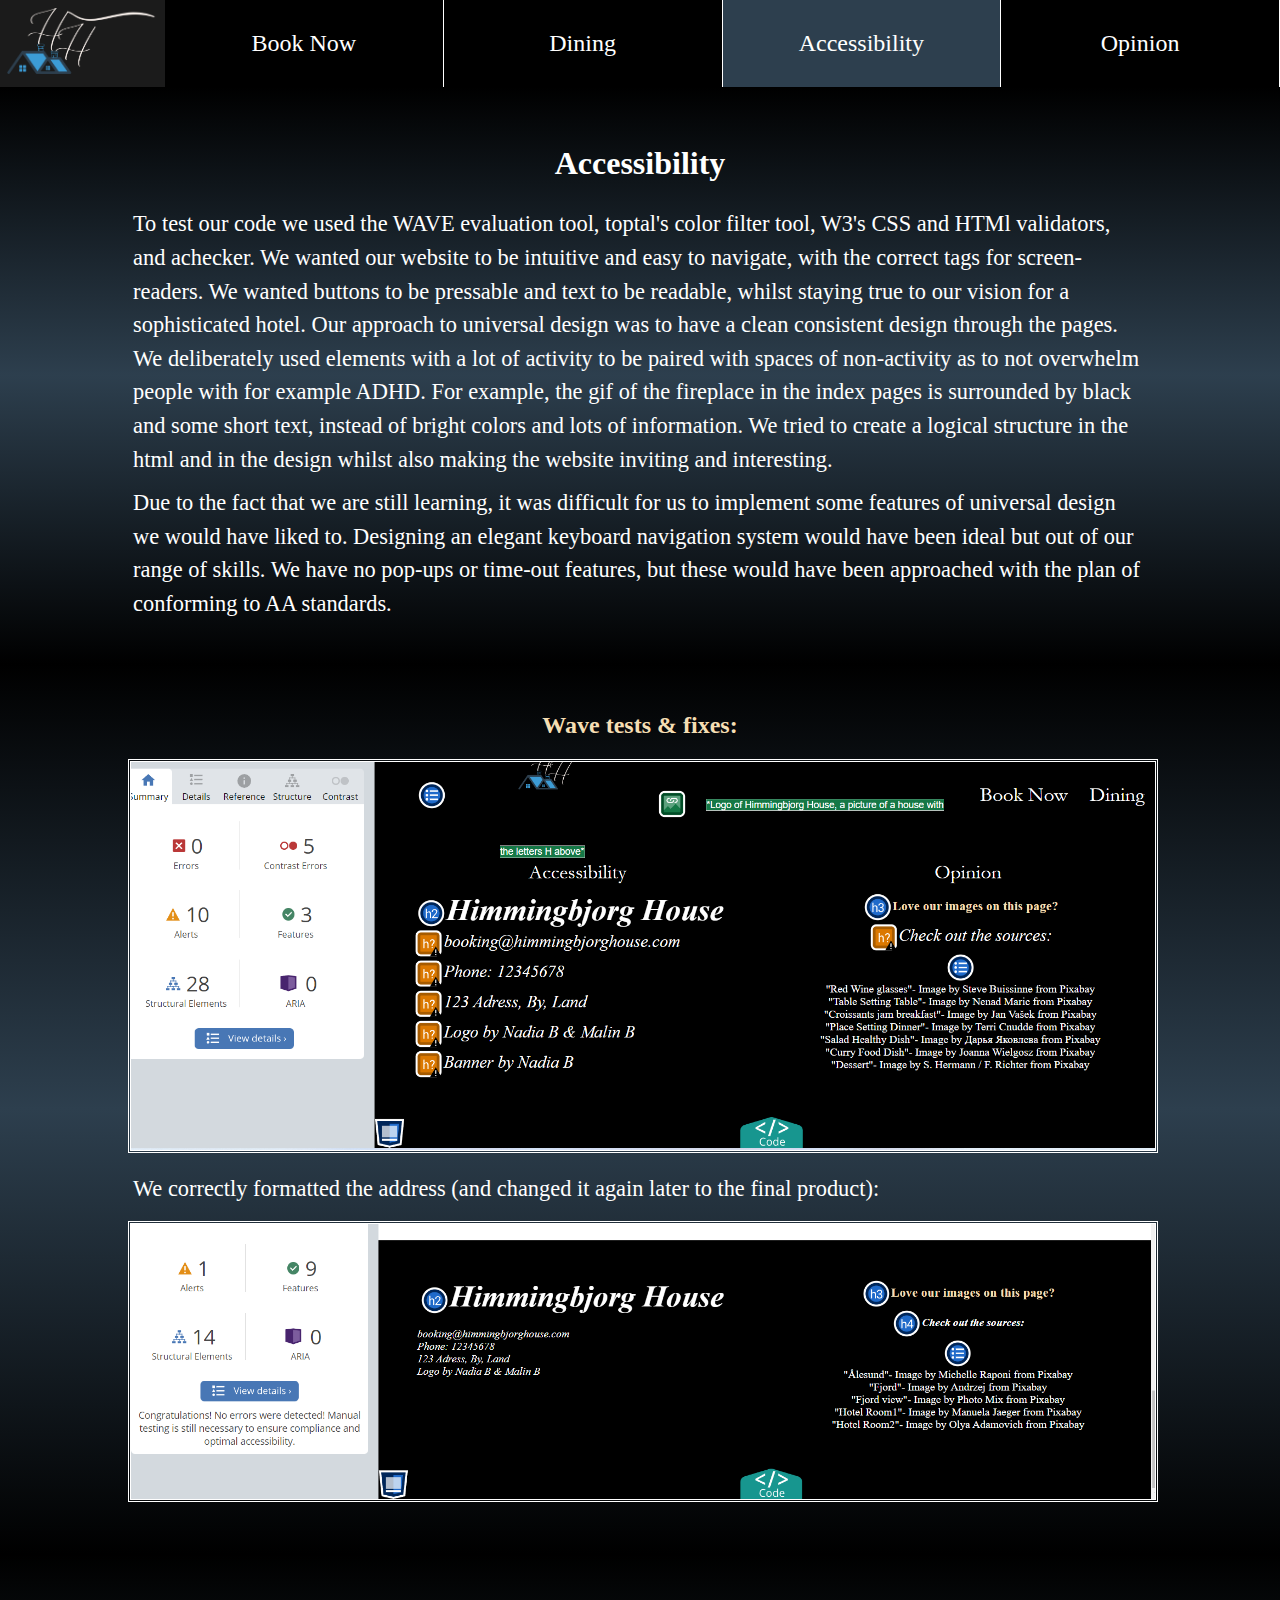
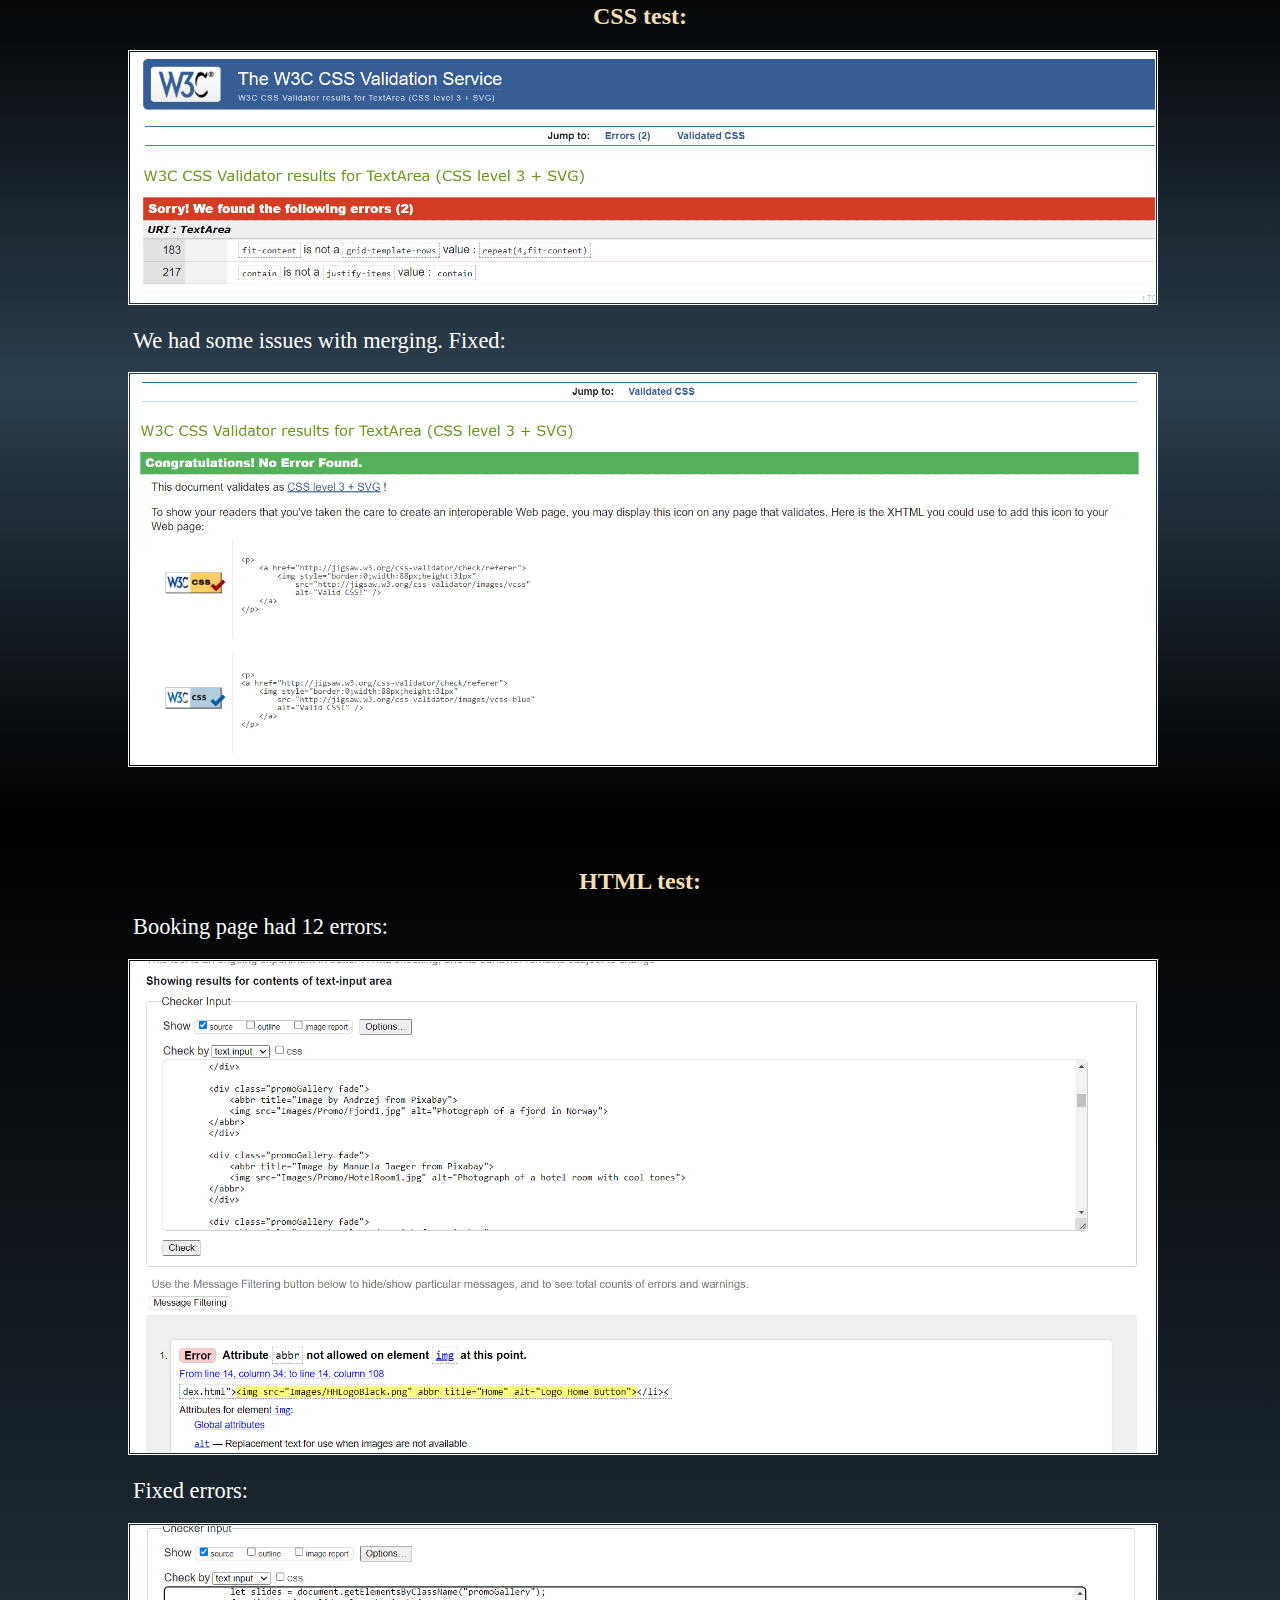
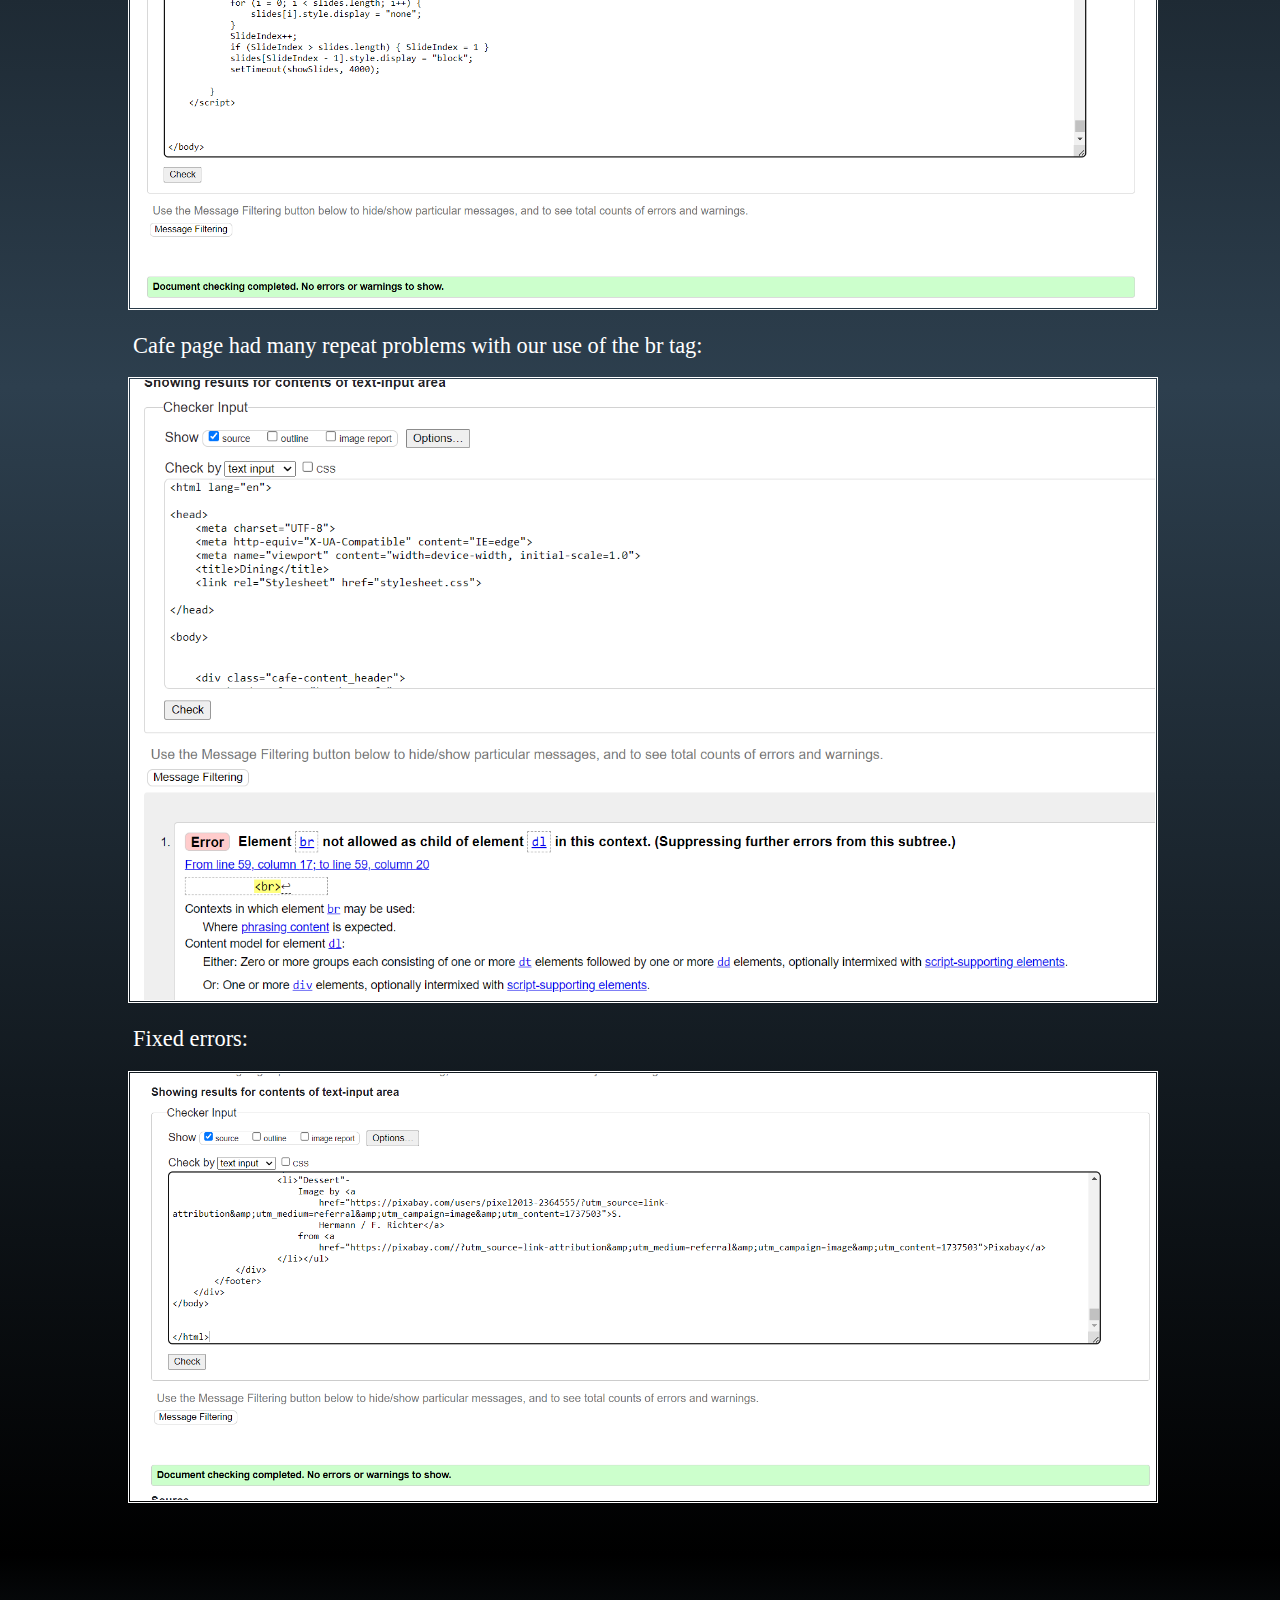
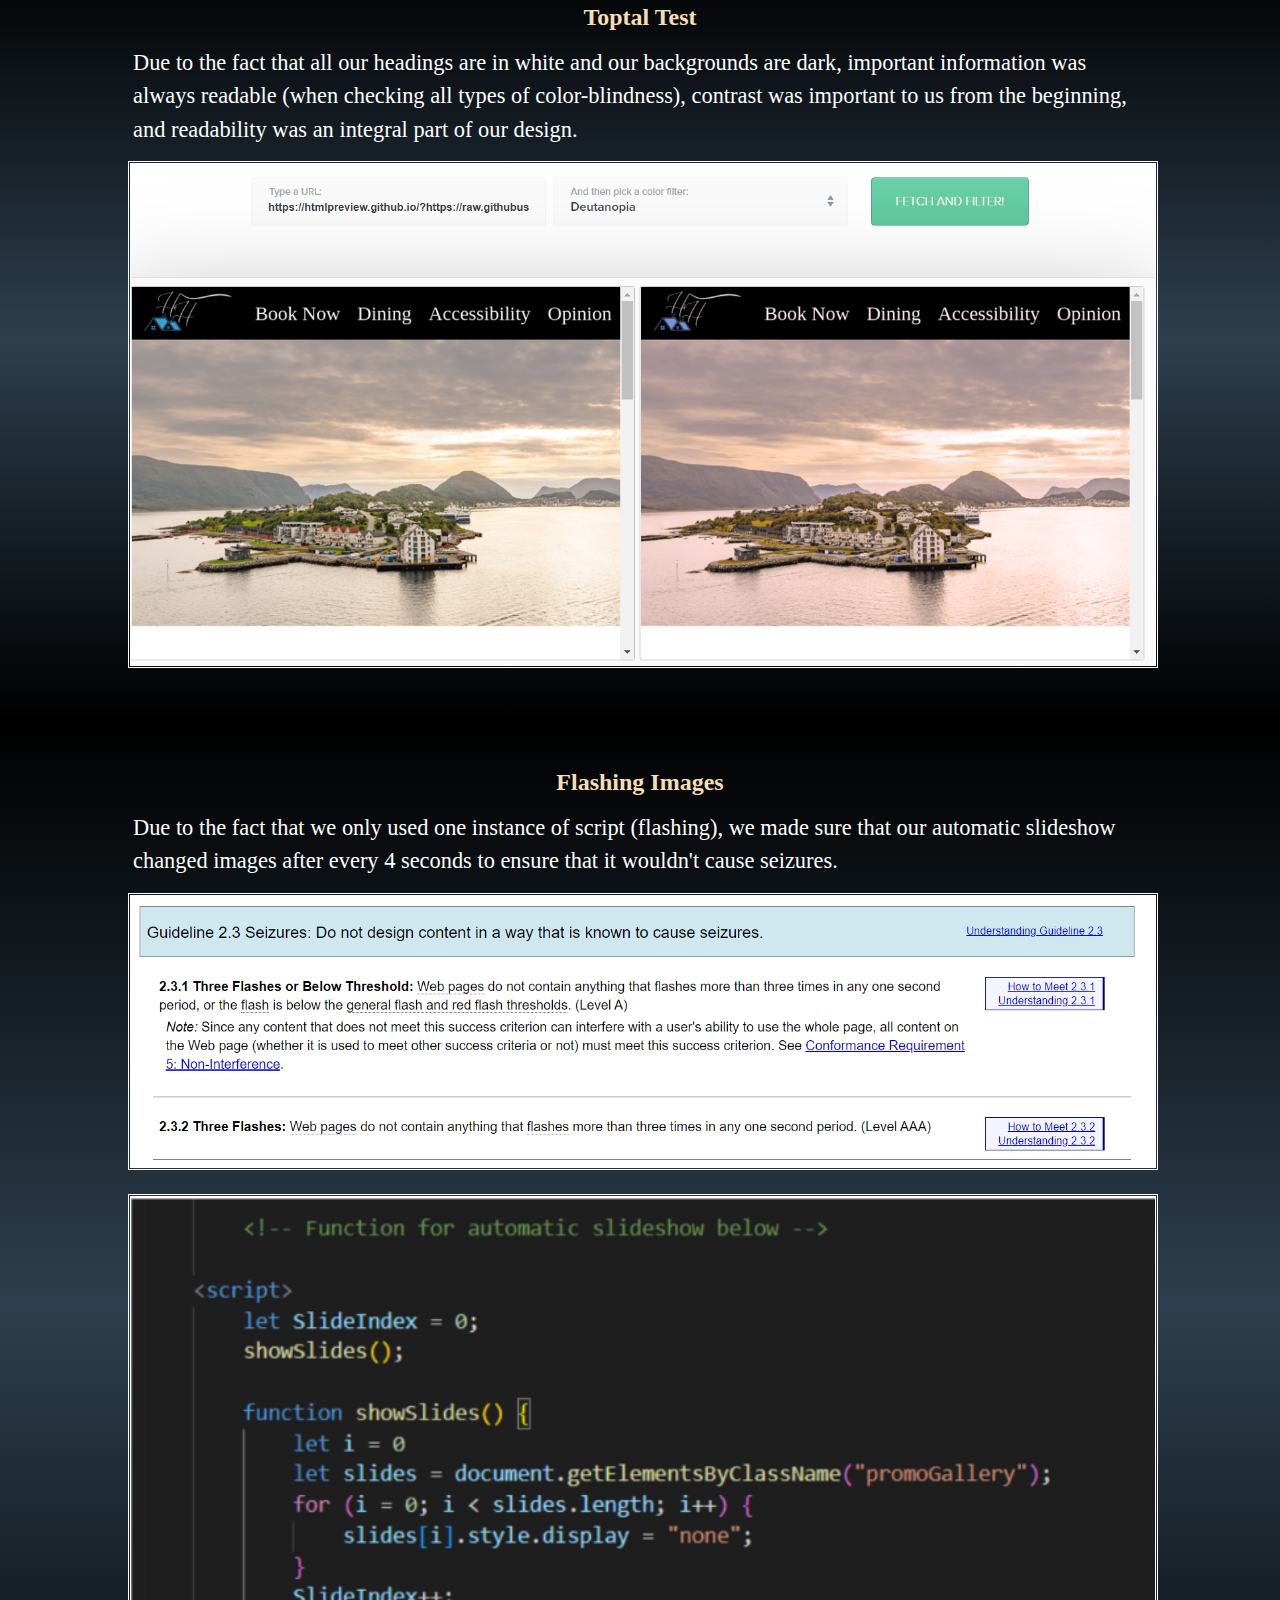
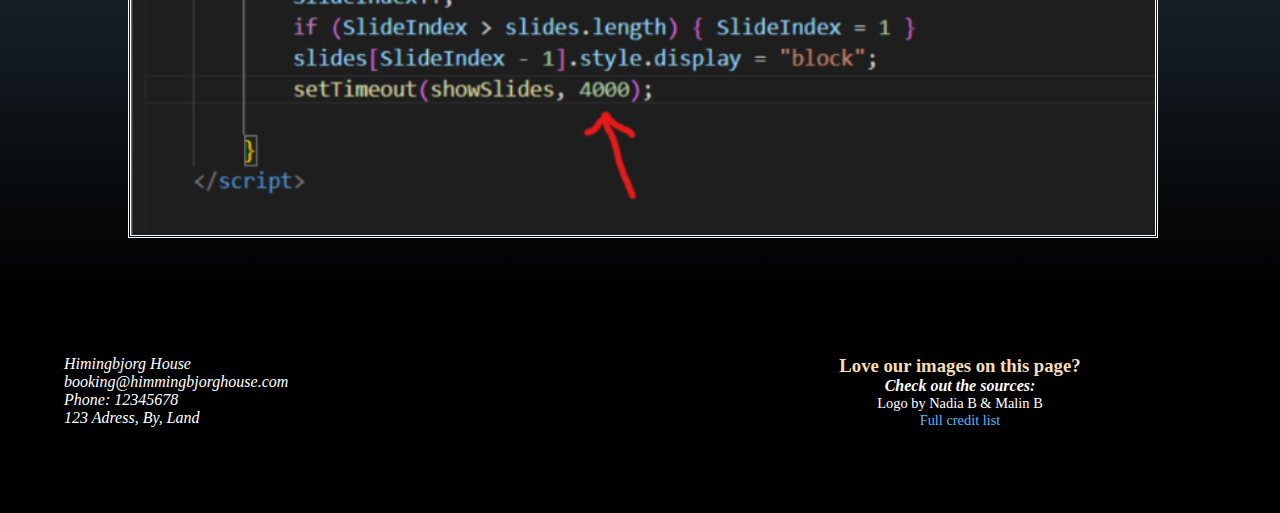
<file: accessibility.html>
<!DOCTYPE html>
<html lang="en">

<head>
    <meta charset="UTF-8">
    <meta http-equiv="X-UA-Compatible" content="IE=edge">
    <meta name="viewport" content="width=device-width, initial-scale=1.0">
    <title>Accessibility</title>
    <link rel="Stylesheet" href="stylesheet.css">
</head>

<body>
    <nav>
        <ul>
            <li><a href="index.html"><abbr title="Home"><img src="Images/HHLogo.png"
                            alt="Logo Home Button"></abbr></a></li>
            <li><a href="booking.html">Book Now</a></li>
            <li><a href="cafe.html">Dining</a></li>
            <li class="active"><a href="accessibility.html">Accessibility</a></li>
            <li><a href="topical.html">Opinion</a></li>
        </ul>
    </nav>

    <div class="main">
        <div class="access">
            <section>
                <h1>Accessibility</h1>
                <p> To test our code we used the WAVE evaluation tool, toptal's color filter tool, W3's CSS and HTMl
                    validators, and achecker. We wanted our website to be intuitive and easy to navigate, with the
                    correct
                    tags for screen-readers. We wanted buttons to be pressable and text to be readable, whilst staying
                    true
                    to our vision for a sophisticated hotel. Our approach to universal design was to have a clean
                    consistent
                    design through the pages. We deliberately used elements with a lot of activity to be paired with
                    spaces
                    of non-activity as to not overwhelm people with for example ADHD. For example, the gif of the
                    fireplace
                    in the index pages is surrounded by black and some short text, instead of bright colors and lots of
                    information. We tried to create a logical structure in the html and in the design whilst also making
                    the
                    website inviting and interesting. </p>
                <p>Due to the fact that we are still learning, it was difficult for us to implement some features of
                    universal design we would have liked to. Designing an elegant keyboard navigation system would have
                    been
                    ideal but out of our range of skills. We have no pop-ups or time-out features, but these would have
                    been
                    approached with the plan of conforming to AA standards. </p>
            </section>

            <section>
                <h2>Wave tests & fixes:</h2>
                <img src="Images/Accessibility/Wave-Errors.png" alt="Wave testing screenshot">
                <p>We correctly formatted the address (and changed it again later to the final product):</p>
                <img src="Images/Accessibility/Wave-test.png" alt="Wave testing screenshot">
            </section>

            <section>
                <h2>CSS test:</h2>
                <img src="Images/Accessibility/CSS-errors.png" alt="CSS testing screenshot">
                <p>We had some issues with merging. Fixed:</p>
                <img src="Images/Accessibility/CSS-fix.png" alt="CSS testing screenshot">
            </section>

            <section>
                <h2>HTML test:</h2>
                <p>Booking page had 12 errors:</p>
                <img src="Images/Accessibility/Booking-errors.png" alt="HTML testing screenshot">
                <p>Fixed errors:</p>
                <img src="Images/Accessibility/booking-fix.png" alt="HTML testing screenshot">
                <p>Cafe page had many repeat problems with our use of the br tag:</p>
                <img src="Images/Accessibility/cafe-errors.png" alt="HTML testing screenshot">
                <p>Fixed errors:</p>
                <img src="Images/Accessibility/cafe-fix.png" alt="HTML testing screenshot">
            </section>

            <section>
                <h2>Toptal Test</h2>
                <p>Due to the fact that all our headings are in white and our backgrounds are dark, important
                    information
                    was always readable (when checking all types of color-blindness), contrast was important to us from
                    the
                    beginning, and readability was an integral part of our design.</p>
                <img src="Images/Accessibility/Colorblind-example.png" alt="Toptal screenshot test">
            </section>

            <section>
                <h2>Flashing Images</h2>
                <p>Due to the fact that we only used one instance of script (flashing), we made sure that our automatic
                    slideshow changed images after every 4 seconds to ensure that it wouldn't cause seizures.</p>
                <img src="Images/Accessibility/FlashingImage-description.png" alt="Flashing image test screenshot">
                <img src="Images/Accessibility/FlashingImage-code.png" alt="Flashing image test screenshot">
            </section>
        </div>
    </div>

    <footer>
        <address>
            Himingbjorg House<br>
            booking@himmingbjorghouse.com<br>
            Phone: 12345678<br>
            123 Adress, By, Land<br>
        </address>
        <p class="credit-link"><a href="credits.html">Credit list</a></p>

        <div class="credits">
            <h3>Love our images on this page?</h3>
            <h4><em>Check out the sources:</em></h4>
            <ul>
                <li>Logo by Nadia B & Malin B</li>
                <li><a href="credits.html">Full credit list</a></li>
            </ul>
        </div>
    </footer>
</body>

</html>
</file>
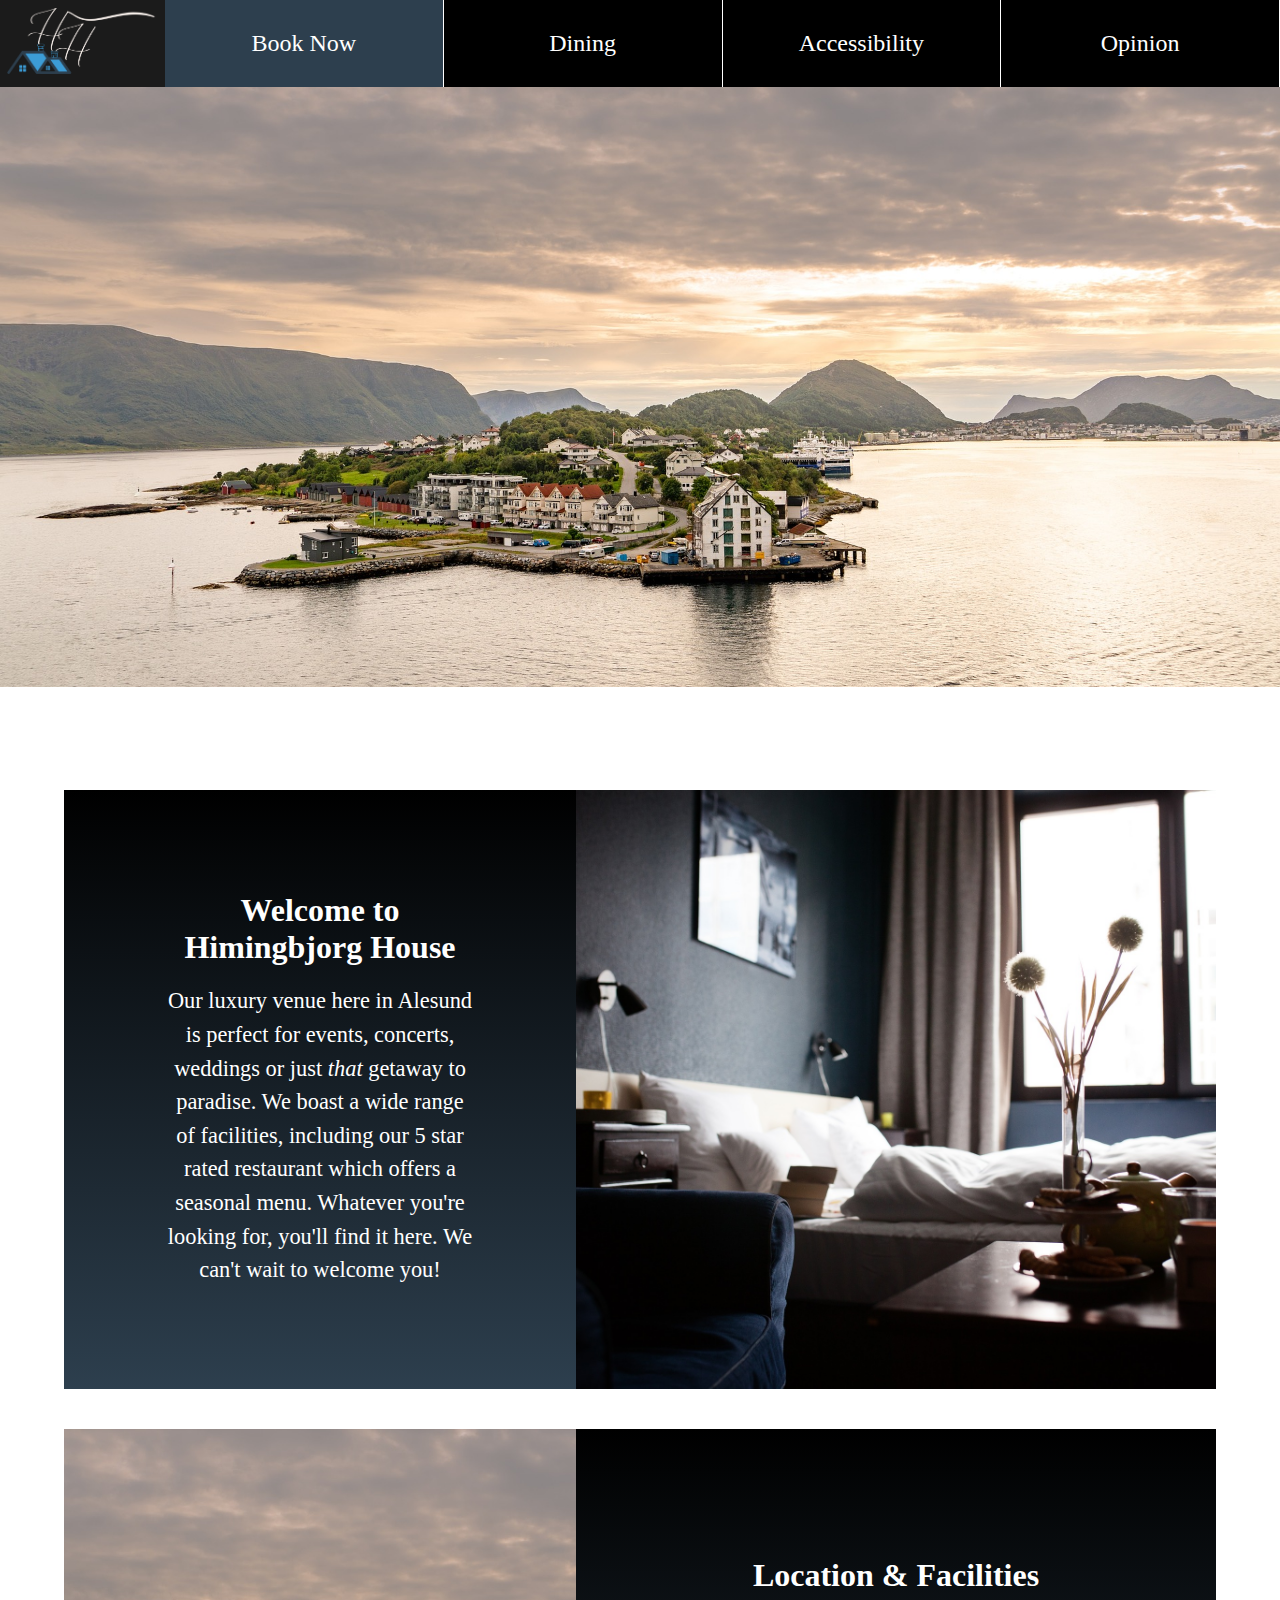
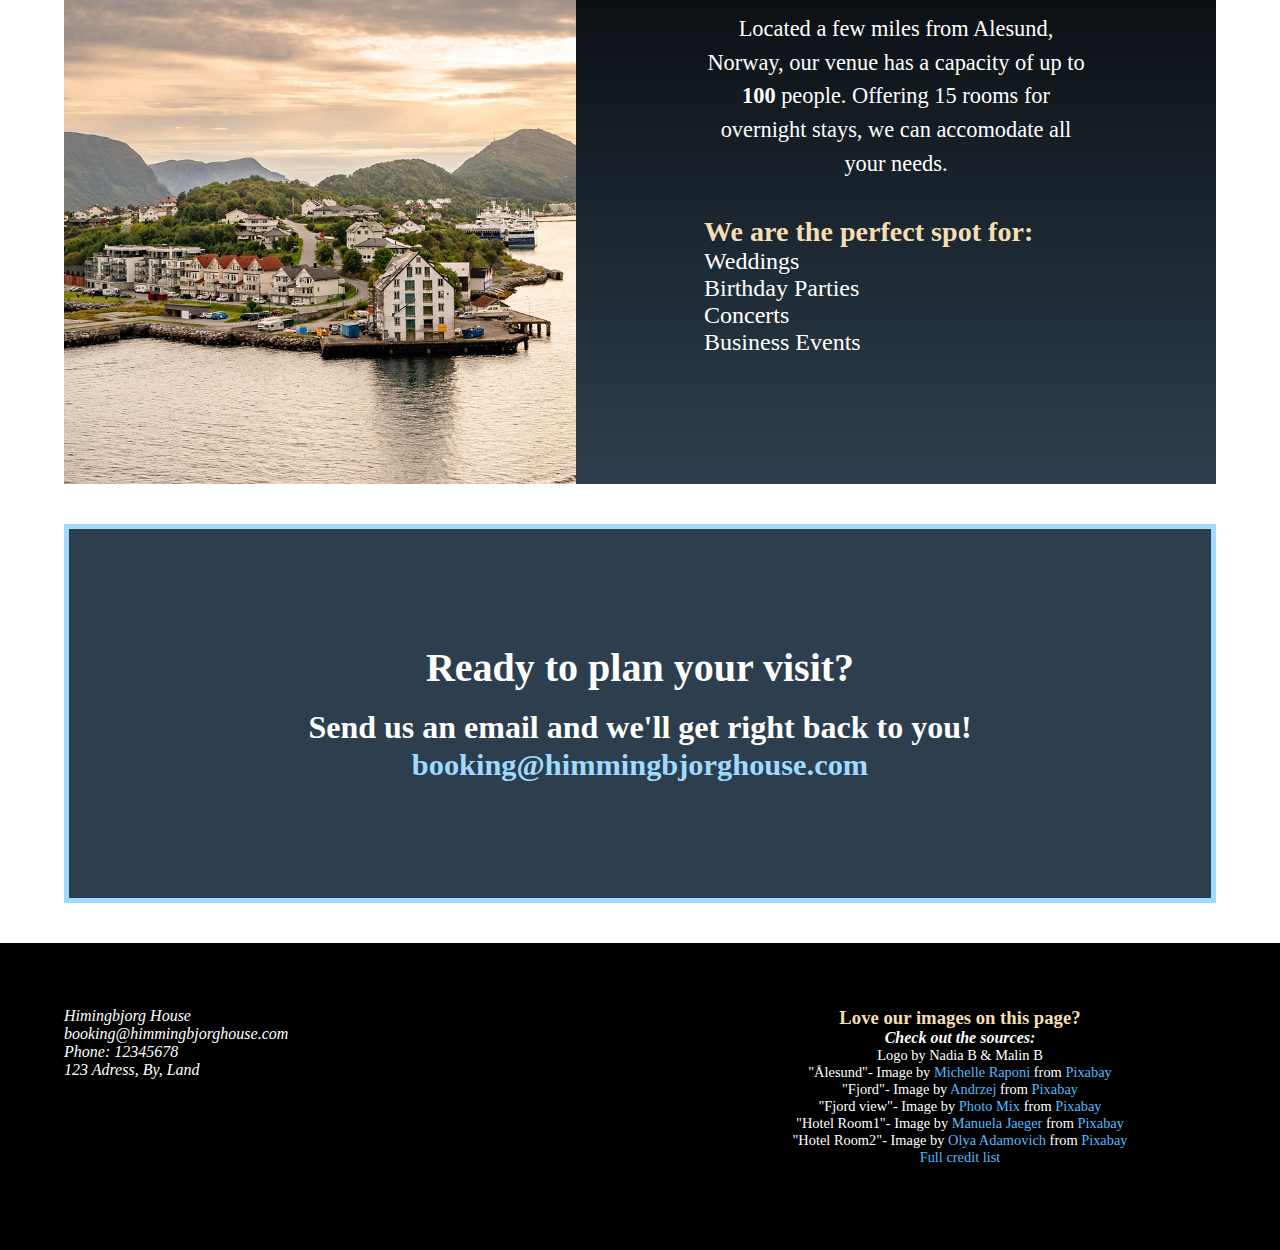
<file: booking.html>
<!DOCTYPE html>
<html lang="en">

<head>
    <meta charset="UTF-8">
    <meta http-equiv="X-UA-Compatible" content="IE=edge">
    <meta name="viewport" content="width=device-width, initial-scale=1.0">
    <title>Booking</title>
    <link rel="Stylesheet" href="stylesheet.css">
</head>

<body>
    <nav>
        <ul>
            <li><a href="index.html"><abbr title="Home"><img src="Images/HHLogo.png"
                            alt="Logo Home Button"></abbr></a></li>
            <li class="active"><a href="booking.html">Book Now</a></li>
            <li><a href="cafe.html">Dining</a></li>
            <li><a href="accessibility.html">Accessibility</a></li>
            <li><a href="topical.html">Opinion</a></li>
        </ul>
    </nav>

    <div class="gallery-container">

        <div class="promoGallery fade">
            <abbr title="Image by Michelle Raponi from Pixabay">
                <img src="Images/Promo/Alesund.jpg" alt="Photograph of Alesund taken from above">
            </abbr>
        </div>

        <div class="promoGallery fade">
            <abbr title="Image by Andrzej from Pixabay">
                <img src="Images/Promo/Fjord1.jpg" alt="Photograph of a fjord in Norway">
            </abbr>
        </div>

        <div class="promoGallery fade">
            <abbr title="Image by Manuela Jaeger from Pixabay">
                <img src="Images/Promo/HotelRoom1.jpg" alt="Photograph of a hotel room with cool tones">
            </abbr>
        </div>

        <div class="promoGallery fade">
            <abbr title="Image by Olya Adamovich from Pixabay">
                <img src="Images/Promo/HotelRoom2.jpg" alt="Photograph of a high-end hotel room with warm tones">
            </abbr>
        </div>

        <div class="promoGallery fade">
            <abbr title="Image by Photo Mix from Pixabay">
                <img src="Images/Promo/HotelView1.jpg"
                    alt="Photograph of a cup and a laptop on a table with a view of a fjord through a window behind.">
            </abbr>
        </div>
    </div>

    <div class="booking-content">

        <section class="welcome">
            <h2>Welcome to Himingbjorg House</h2>
            <br>
            <p>Our luxury venue here in Alesund is perfect for events, concerts, weddings or just <em>that</em> getaway
                to
                paradise. We boast a wide range of facilities, including our <a href="cafe.html"> 5 star rated
                    restaurant </a> which offers a
                seasonal menu. Whatever you're looking for, you'll find it here. We can't wait to welcome you!</p>
        </section>

        <div class="welcome-image">
            <img src="Images/Promo/HotelRoom1.jpg" alt="Photograph of blue hotel room taken from the slideshow">
        </div>

        <div class="location-image">
            <img src="Images/Promo/Alesund.jpg" alt="Photograph of the town Alesund taken from the slideshow">
        </div>

        <section class="location">
            <h2> Location & Facilities</h2>
            <br>
            <p>Located a few miles from Alesund, Norway, our venue has a capacity of up to <strong>100</strong> people.
                Offering 15 rooms for overnight stays, we can accomodate all your needs.</p>
            <br><br>
            <ul>
                <li>
                    <h3>We are the perfect spot for:</h3>
                </li>
                <li>Weddings</li>
                <li>Birthday Parties</li>
                <li>Concerts</li>
                <li>Business Events</li>
            </ul>
        </section>

        <section class="booking">
            <h1>Ready to plan your visit?</h1>
            <br>
            <h2>Send us an email and we'll get right back to you!
                <br>
                <a href="index.html">booking@himmingbjorghouse.com</a>
            </h2>
        </section>

        <footer>
            <address>
                Himingbjorg House<br>
                booking@himmingbjorghouse.com<br>
                Phone: 12345678<br>
                123 Adress, By, Land<br>
            </address>
            <p class="credit-link"><a href="credits.html">Credit list</a></p>

            <div class="credits">
                <h3>Love our images on this page?</h3>
                <h4><em>Check out the sources:</em></h4>
                <ul>
                    <li>Logo by Nadia B & Malin B</li>
                    <li>"Ålesund"- Image by <a
                            href="https://pixabay.com/users/michelle_maria-165491/?utm_source=link-attribution&amp;utm_medium=referral&amp;utm_campaign=image&amp;utm_content=4444273">
                            Michelle Raponi</a> from <a
                            href="https://pixabay.com//?utm_source=link-attribution&amp;utm_medium=referral&amp;utm_campaign=image&amp;utm_content=4444273">Pixabay</a>
                    </li>
                    <li>"Fjord"- Image by <a
                            href="https://pixabay.com/users/nextvoyage-5275305/?utm_source=link-attribution&amp;utm_medium=referral&amp;utm_campaign=image&amp;utm_content=2361749">Andrzej</a>
                        from <a
                            href="https://pixabay.com//?utm_source=link-attribution&amp;utm_medium=referral&amp;utm_campaign=image&amp;utm_content=2361749">Pixabay</a>
                    </li>
                    <li>"Fjord view"- Image by <a
                            href="https://pixabay.com/users/photomix-company-1546875/?utm_source=link-attribution&amp;utm_medium=referral&amp;utm_campaign=image&amp;utm_content=1899964">Photo
                            Mix</a>
                        from <a
                            href="https://pixabay.com//?utm_source=link-attribution&amp;utm_medium=referral&amp;utm_campaign=image&amp;utm_content=1899964">Pixabay</a>
                    </li>
                    <li>"Hotel Room1"- Image by <a
                            href="https://pixabay.com/users/manuelajaeger-3547933/?utm_source=link-attribution&amp;utm_medium=referral&amp;utm_campaign=image&amp;utm_content=1749602">Manuela
                            Jaeger</a>
                        from <a
                            href="https://pixabay.com//?utm_source=link-attribution&amp;utm_medium=referral&amp;utm_campaign=image&amp;utm_content=1749602">Pixabay</a>
                    </li>
                    <li>"Hotel Room2"- Image by <a
                            href="https://pixabay.com/users/olichel-529835/?utm_source=link-attribution&amp;utm_medium=referral&amp;utm_campaign=image&amp;utm_content=1447201">Olya
                            Adamovich</a>
                        from <a
                            href="https://pixabay.com//?utm_source=link-attribution&amp;utm_medium=referral&amp;utm_campaign=image&amp;utm_content=1447201">Pixabay</a>
                    </li>
                    <li><a href="credits.html">Full credit list</a></li>
                </ul>
            </div>
        </footer>

    </div>

    <!-- Function for automatic slideshow below -->

    <script>
        let SlideIndex = 0;
        showSlides();

        function showSlides() {
            let i = 0
            let slides = document.getElementsByClassName("promoGallery");
            for (i = 0; i < slides.length; i++) {
                slides[i].style.display = "none";
            }
            SlideIndex++;
            if (SlideIndex > slides.length) { SlideIndex = 1 }
            slides[SlideIndex - 1].style.display = "block";
            setTimeout(showSlides, 4000);

        }
    </script>

</body>

</html>
</file>
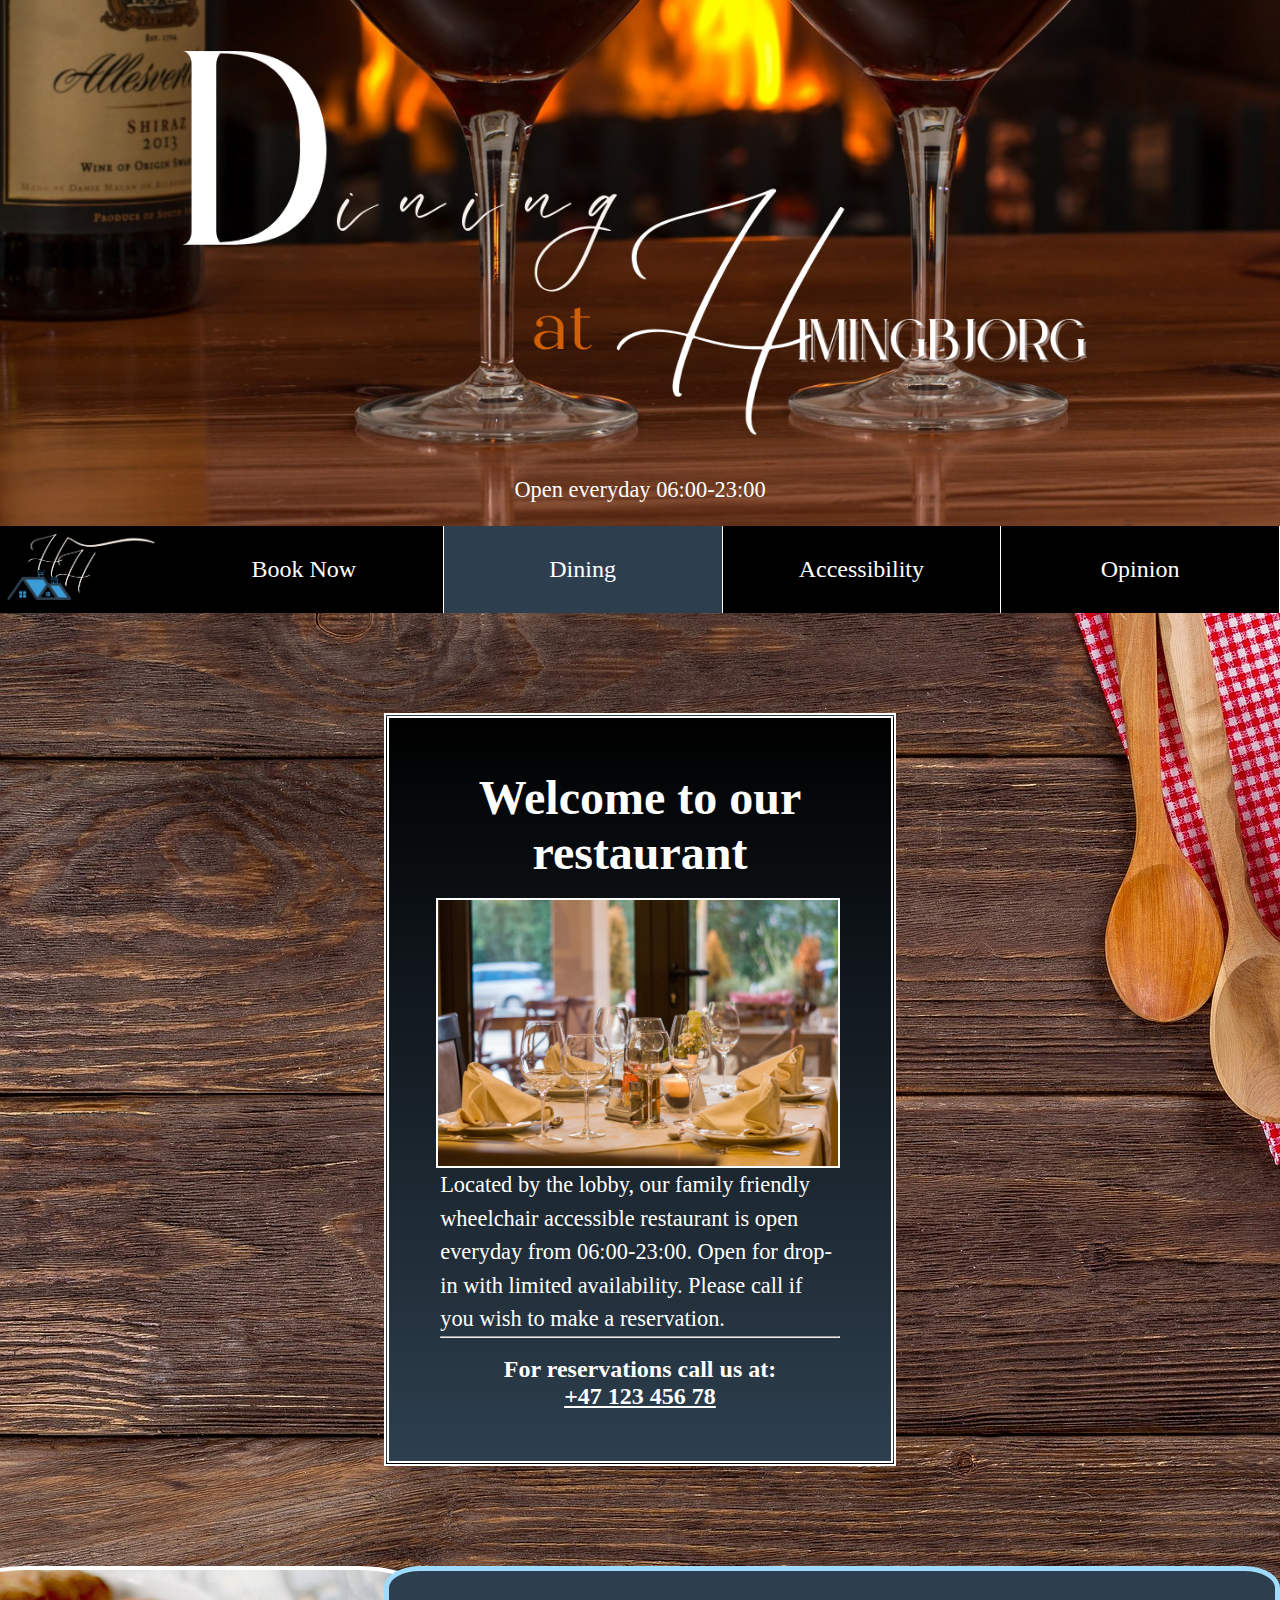
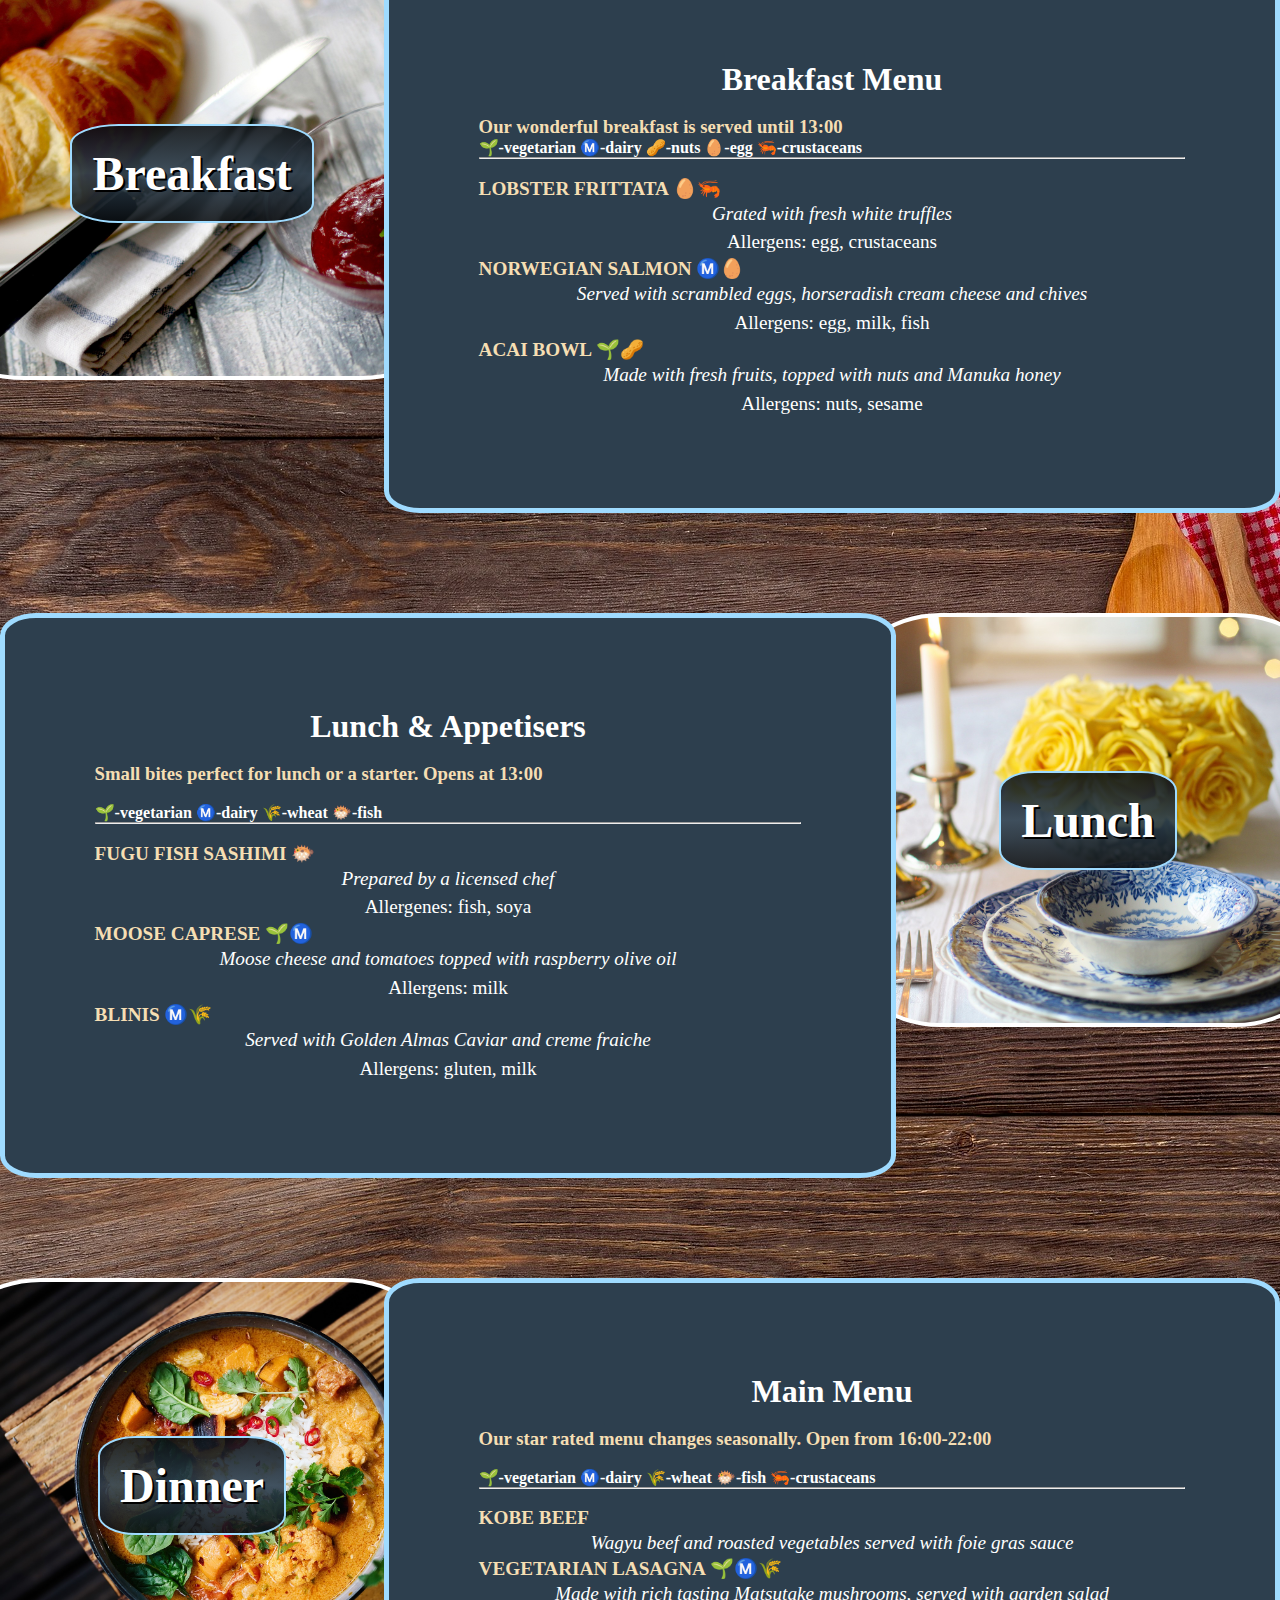
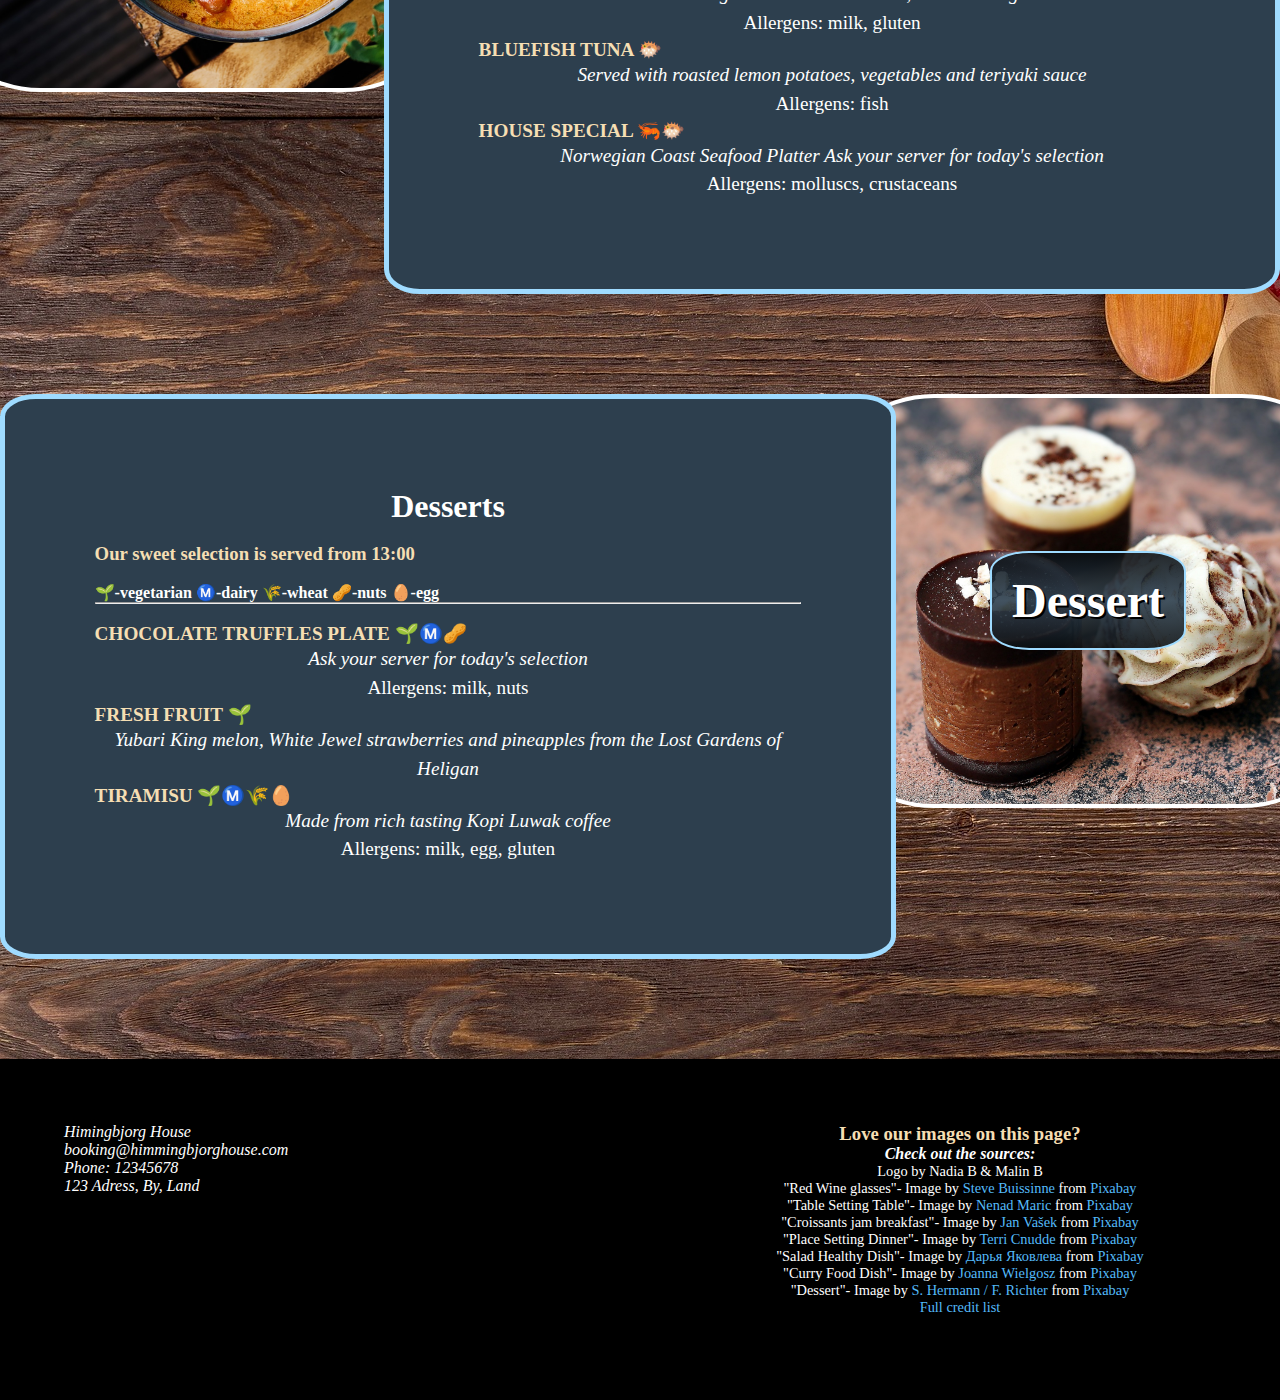
<file: cafe.html>
<!DOCTYPE html>
<html lang="en">

<head>
    <meta charset="UTF-8">
    <meta http-equiv="X-UA-Compatible" content="IE=edge">
    <meta name="viewport" content="width=device-width, initial-scale=1.0">
    <title>Dining</title>
    <link rel="Stylesheet" href="stylesheet.css">
</head>

<body>

    <div class="cafe-content_header">
        <header class="header-cafe">
            <img src="Images/CafePromo/DiningBanner-higher.png"
                alt="Photograph of red wine glasses on a table by a fireplace with the words Dining at Himingbjorg">
        </header>
        <div class="hours">
            <p>Open everyday 06:00-23:00</p>
        </div>
    
    </div>

    <nav>
        <ul>
            <li><a href="index.html"><abbr title="Home"><img src="Images/HHLogo.png"
                            alt="Logo of Himmingbjorg House, a picture of a house with the letters H above"></abbr></a>
            </li>
            <li><a href="booking.html">Book Now</a></li>
            <li class="active"><a href="cafe.html">Dining</a></li>
            <li><a href="accessibility.html">Accessibility</a></li>
            <li><a href="topical.html">Opinion</a></li>
        </ul>
    </nav>

    <div class="cafe-content">
        <section class="welcome-cafe">
            <h1>Welcome to our restaurant</h1>
            <br>
            <img src="Images/CafePromo/Restaurant.jpg" alt="Photograph of a set restaurant table">
            <p>Located by the lobby, our family friendly wheelchair accessible restaurant is open everyday from 06:00-23:00. Open for drop-in with limited availability. Please call if you wish to make a reservation.</p>
            <hr><br>
            <h2>For reservations call us at: <a href="tel:+4712345678">+47 123 456 78</a></h2>
        </section>
        

        <section class="breakfast bubble">
            <h2>Breakfast</h2>
        </section>

        <!--All emojis taken from emojicombos.com !-->

        <section class="default-menu breakfast-menu">
            <h2>Breakfast Menu</h2>
            <br>
            <h3>Our wonderful breakfast is served until 13:00</h3>
            <h4>🌱-vegetarian Ⓜ️-dairy 🥜-nuts 🥚-egg 🦐-crustaceans</h4>
            <hr>
            <br>
            <dl>
                <dt><strong>Lobster Frittata 🥚🦐</strong></dt>

                <dd><em>Grated with fresh white truffles</em><br>
                    Allergens: egg, crustaceans</dd>

                <dt><strong>Norwegian Salmon Ⓜ️🥚</strong></dt>

                <dd><em>Served with scrambled eggs, horseradish cream cheese and chives</em><br>
                    Allergens: egg, milk, fish</dd>

                <dt><strong>Acai bowl 🌱🥜</strong></dt>

                <dd><em>Made with fresh fruits, topped with nuts and Manuka honey</em><br>
                    Allergens: nuts, sesame</dd>
            </dl>

        </section>

        <section class="lunch bubble">
            <h2>Lunch</h2>
        </section>

        <section class="default-menu lunch-menu">
            <h2>Lunch & Appetisers</h2>
            <br>
            <h3>Small bites perfect for lunch or a starter. Opens at 13:00</h3>
            <br>
            <h4>🌱-vegetarian Ⓜ️-dairy 🌾-wheat 🐡-fish</h4>
            <hr>
            <br>
            <dl>
                <dt><strong> Fugu Fish Sashimi 🐡</strong></dt>

                <dd><em>Prepared by a licensed chef</em><br>
                    Allergenes: fish, soya</dd>

                <dt><b> Moose Caprese 🌱Ⓜ️</b></dt>

                <dd><em>Moose cheese and tomatoes topped with raspberry olive oil</em><br>
                    Allergens: milk</dd>

                <dt><strong>Blinis Ⓜ️🌾</strong></dt>

                <dd><em>Served with Golden Almas Caviar and creme fraiche</em><br>
                    Allergens: gluten, milk</dd>
            </dl>
        </section>








        <section class="dinner bubble">
            <h2>Dinner</h2>
        </section>
        <section class="default-menu dinner-menu">
            <h2>Main Menu</h2>
            <br>
            <h3>Our star rated menu changes seasonally. Open from 16:00-22:00</h3>
            <br>
            <h4>🌱-vegetarian Ⓜ️-dairy 🌾-wheat 🐡-fish 🦐-crustaceans</h4>
            <hr>
            <br>
            <dl>
                <dt><strong> Kobe Beef</strong></dt>

                <dd><em>Wagyu beef and roasted vegetables served with foie gras sauce</em></dd>

                <dt><strong> Vegetarian Lasagna 🌱Ⓜ️🌾</strong></dt>

                <dd><em>Made with rich tasting Matsutake mushrooms, served with garden salad</em><br>
                    Allergens: milk, gluten</dd>

                <dt><strong>Bluefish tuna 🐡</strong></dt>

                <dd><em>Served with roasted lemon potatoes, vegetables and teriyaki sauce</em><br>
                    Allergens: fish</dd>

                <dt><strong>House Special 🦐🐡</strong></dt>

                <dd><em>Norwegian Coast Seafood Platter
                        Ask your server for today's selection</em><br>
                    Allergens: molluscs, crustaceans</dd>
            </dl>
        </section>





        <section class="dessert bubble">
            <h2>Dessert</h2>
        </section>
        <section class="default-menu dessert-menu">
            <h2>Desserts</h2>
            <br>
            <h3>Our sweet selection is served from 13:00</h3>
            <br>
            <h4>🌱-vegetarian Ⓜ️-dairy 🌾-wheat 🥜-nuts 🥚-egg</h4>
            <hr>
            <br>
            <dl>
                <dt><strong> Chocolate Truffles Plate 🌱Ⓜ️🥜</strong></dt>

                <dd><em>Ask your server for today's selection</em><br>
                    Allergens: milk, nuts</dd>

                <dt><strong> Fresh fruit 🌱</strong></dt>

                <dd><em>Yubari King melon, White Jewel strawberries and pineapples from the Lost Gardens of Heligan</em>
                </dd>

                <dt><strong>Tiramisu 🌱Ⓜ️🌾🥚</strong></dt>

                <dd><em>Made from rich tasting Kopi Luwak coffee</em><br>
                    Allergens: milk, egg, gluten</dd>
            </dl>
        </section>

        <footer>

            <address>
                Himingbjorg House<br>
                booking@himmingbjorghouse.com<br>
                Phone: 12345678<br>
                123 Adress, By, Land<br>
            </address>
            <p class="credit-link"><a href="credits.html">Credit list</a></p>


            <div class="credits">
                <h3>Love our images on this page?</h3>
                <h4><em>Check out the sources:</em></h4>
                <ul>
                    <li>Logo by Nadia B & Malin B</li>
                    <li>"Red Wine glasses"-
                        Image by <a
                            href="https://pixabay.com/users/stevepb-282134/?utm_source=link-attribution&amp;utm_medium=referral&amp;utm_campaign=image&amp;utm_content=2443699">Steve
                            Buissinne</a>
                        from <a
                            href="https://pixabay.com//?utm_source=link-attribution&amp;utm_medium=referral&amp;utm_campaign=image&amp;utm_content=2443699">Pixabay</a>
                    </li>
                    <li>"Table Setting Table"-
                        Image by <a
                            href="https://pixabay.com/users/neshom-447256/?utm_source=link-attribution&amp;utm_medium=referral&amp;utm_campaign=image&amp;utm_content=449952">Nenad
                            Maric</a>
                        from <a
                            href="https://pixabay.com//?utm_source=link-attribution&amp;utm_medium=referral&amp;utm_campaign=image&amp;utm_content=449952">Pixabay</a>
                    </li>
                    <li>"Croissants jam breakfast"-
                        Image by <a
                            href="https://pixabay.com/users/jeshoots-com-264599/?utm_source=link-attribution&amp;utm_medium=referral&amp;utm_campaign=image&amp;utm_content=569075">Jan
                            Vašek</a>
                        from <a
                            href="https://pixabay.com//?utm_source=link-attribution&amp;utm_medium=referral&amp;utm_campaign=image&amp;utm_content=569075">Pixabay</a>
                    </li>
                    <li>"Place Setting Dinner"-
                        Image by <a
                            href="https://pixabay.com/users/terric-4014469/?utm_source=link-attribution&amp;utm_medium=referral&amp;utm_campaign=image&amp;utm_content=2110245">Terri
                            Cnudde</a>
                        from <a
                            href="https://pixabay.com//?utm_source=link-attribution&amp;utm_medium=referral&amp;utm_campaign=image&amp;utm_content=2110245">Pixabay</a>
                    </li>
                    <li>"Salad Healthy Dish"-
                        Image by <a
                            href="https://pixabay.com/users/daria-yakovleva-3938704/?utm_source=link-attribution&amp;utm_medium=referral&amp;utm_campaign=image&amp;utm_content=2068217">Дарья
                            Яковлева</a>
                        from <a
                            href="https://pixabay.com//?utm_source=link-attribution&amp;utm_medium=referral&amp;utm_campaign=image&amp;utm_content=2068217">Pixabay</a>
                    </li>
                    <li>"Curry Food Dish"-
                        Image by <a
                            href="https://pixabay.com/users/joannawielgosz-168212/?utm_source=link-attribution&amp;utm_medium=referral&amp;utm_campaign=image&amp;utm_content=7249247">Joanna
                            Wielgosz</a>
                        from <a
                            href="https://pixabay.com//?utm_source=link-attribution&amp;utm_medium=referral&amp;utm_campaign=image&amp;utm_content=7249247">Pixabay</a>
                    </li>
                    <li>"Dessert"-
                        Image by <a
                            href="https://pixabay.com/users/pixel2013-2364555/?utm_source=link-attribution&amp;utm_medium=referral&amp;utm_campaign=image&amp;utm_content=1737503">S.
                            Hermann / F. Richter</a>
                        from <a
                            href="https://pixabay.com//?utm_source=link-attribution&amp;utm_medium=referral&amp;utm_campaign=image&amp;utm_content=1737503">Pixabay</a>
                    </li>
                    <li><a href="credits.html">Full credit list</a></li>
                </ul>
            </div>
        </footer>
    </div>

</body>


</html>
</file>
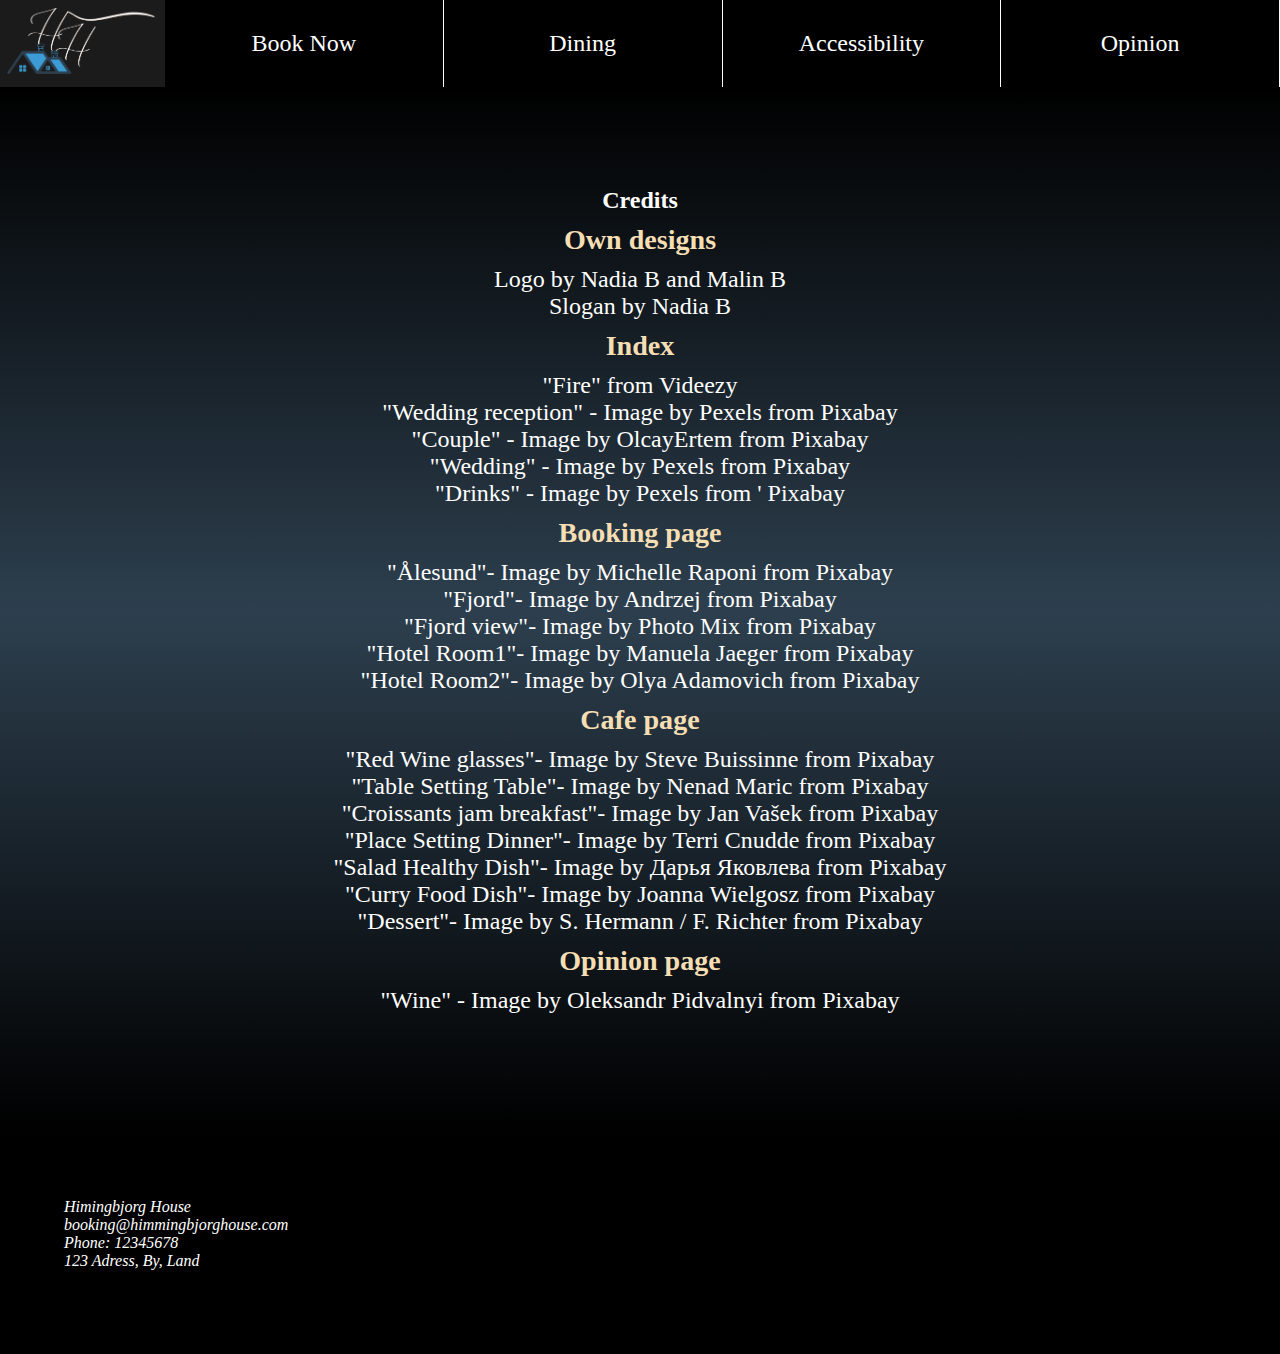
<file: credits.html>
<!DOCTYPE html>
<html lang="en">

<head>
    <meta charset="UTF-8">
    <meta http-equiv="X-UA-Compatible" content="IE=edge">
    <meta name="viewport" content="width=device-width, initial-scale=1.0">
    <title>Credits</title>
    <link rel="Stylesheet" href="stylesheet.css">
</head>

<body>
        <nav>
            <ul>
                <li><a href="index.html"><abbr title="Home"><img src="Images/HHLogo.png"
                                alt="Logo of Himingbjorg House, a picture of a house with the letters H above"></abbr></a>
                </li>
                <li><a href="booking.html">Book Now</a></li>
                <li><a href="cafe.html">Dining</a></li>
                <li><a href="accessibility.html">Accessibility</a></li>
                <li><a href="topical.html">Opinion</a></li>
            </ul>
        </nav>

    <main>
        <h2>Credits</h2>
        <ul>
            <li>
                <h3>Own designs</h3>
                <ul>
                    <li>Logo by Nadia B and Malin B</li>
                    <li>Slogan by Nadia B</li>
                </ul>
            </li>

            <li>
                <h3>Index</h3>
                <ul>
                    <li>"Fire" from <a href="http://www.videezy.com">Videezy</a></li>
                    <li>"Wedding reception" - Image by <a
                            href="https://pixabay.com/no/users/pexels-2286921/?utm_source=link-attribution&amp;utm_medium=referral&amp;utm_campaign=image&amp;utm_content=1284245">
                            Pexels</a> from <a
                            href="https://pixabay.com/no//?utm_source=link-attribution&amp;utm_medium=referral&amp;utm_campaign=image&amp;utm_content=1284245">Pixabay</a>
                    </li>
                    <li>"Couple" - Image by <a
                            href="https://pixabay.com/no/users/olcayertem-2028938/?utm_source=link-attribution&amp;utm_medium=referral&amp;utm_campaign=image&amp;utm_content=4615557">
                            OlcayErtem</a> from <a
                            href="https://pixabay.com/no//?utm_source=link-attribution&amp;utm_medium=referral&amp;utm_campaign=image&amp;utm_content=4615557">Pixabay</a>
                    </li>
                    <li>"Wedding" - Image by <a
                            href="https://pixabay.com/no/users/pexels-2286921/?utm_source=link-attribution&amp;utm_medium=referral&amp;utm_campaign=image&amp;utm_content=1836315">
                            Pexels</a> from <a
                            href="https://pixabay.com/no//?utm_source=link-attribution&amp;utm_medium=referral&amp;utm_campaign=image&amp;utm_content=1836315">Pixabay</a>
                    </li>
                    <li>"Drinks" - Image by <a
                            href="https://pixabay.com/no/users/pexels-2286921/?utm_source=link-attribution&amp;utm_medium=referral&amp;utm_campaign=image&amp;utm_content=1283608">
                            Pexels</a> from <a
                            href="https://pixabay.com/no//?utm_source=link-attribution&amp;utm_medium=referral&amp;utm_campaign=image&amp;utm_content=1283608">'
                            Pixabay</a></li>
                </ul>
            </li>

            <li>
                <h3>Booking page</h3>
                <ul>
                    <li>"Ålesund"- Image by <a
                            href="https://pixabay.com/users/michelle_maria-165491/?utm_source=link-attribution&amp;utm_medium=referral&amp;utm_campaign=image&amp;utm_content=4444273">
                            Michelle Raponi</a> from <a
                            href="https://pixabay.com//?utm_source=link-attribution&amp;utm_medium=referral&amp;utm_campaign=image&amp;utm_content=4444273">Pixabay</a>
                    </li>
                    <li>"Fjord"- Image by <a
                            href="https://pixabay.com/users/nextvoyage-5275305/?utm_source=link-attribution&amp;utm_medium=referral&amp;utm_campaign=image&amp;utm_content=2361749">Andrzej</a>
                        from <a
                            href="https://pixabay.com//?utm_source=link-attribution&amp;utm_medium=referral&amp;utm_campaign=image&amp;utm_content=2361749">Pixabay</a>
                    </li>
                    <li>"Fjord view"- Image by <a
                            href="https://pixabay.com/users/photomix-company-1546875/?utm_source=link-attribution&amp;utm_medium=referral&amp;utm_campaign=image&amp;utm_content=1899964">Photo
                            Mix</a>
                        from <a
                            href="https://pixabay.com//?utm_source=link-attribution&amp;utm_medium=referral&amp;utm_campaign=image&amp;utm_content=1899964">Pixabay</a>
                    </li>
                    <li>"Hotel Room1"- Image by <a
                            href="https://pixabay.com/users/manuelajaeger-3547933/?utm_source=link-attribution&amp;utm_medium=referral&amp;utm_campaign=image&amp;utm_content=1749602">Manuela
                            Jaeger</a>
                        from <a
                            href="https://pixabay.com//?utm_source=link-attribution&amp;utm_medium=referral&amp;utm_campaign=image&amp;utm_content=1749602">Pixabay</a>
                    </li>
                    <li>"Hotel Room2"- Image by <a
                            href="https://pixabay.com/users/olichel-529835/?utm_source=link-attribution&amp;utm_medium=referral&amp;utm_campaign=image&amp;utm_content=1447201">Olya
                            Adamovich</a>
                        from <a
                            href="https://pixabay.com//?utm_source=link-attribution&amp;utm_medium=referral&amp;utm_campaign=image&amp;utm_content=1447201">Pixabay</a>
                    </li>
                </ul>
            </li>

            <li>
                <h3>Cafe page</h3>
                <ul>

                    <li>"Red Wine glasses"-
                        Image by <a
                            href="https://pixabay.com/users/stevepb-282134/?utm_source=link-attribution&amp;utm_medium=referral&amp;utm_campaign=image&amp;utm_content=2443699">Steve
                            Buissinne</a>
                        from <a
                            href="https://pixabay.com//?utm_source=link-attribution&amp;utm_medium=referral&amp;utm_campaign=image&amp;utm_content=2443699">Pixabay</a>
                    </li>
                    <li>"Table Setting Table"-
                        Image by <a
                            href="https://pixabay.com/users/neshom-447256/?utm_source=link-attribution&amp;utm_medium=referral&amp;utm_campaign=image&amp;utm_content=449952">Nenad
                            Maric</a>
                        from <a
                            href="https://pixabay.com//?utm_source=link-attribution&amp;utm_medium=referral&amp;utm_campaign=image&amp;utm_content=449952">Pixabay</a>
                    </li>
                    <li>"Croissants jam breakfast"-
                        Image by <a
                            href="https://pixabay.com/users/jeshoots-com-264599/?utm_source=link-attribution&amp;utm_medium=referral&amp;utm_campaign=image&amp;utm_content=569075">Jan
                            Vašek</a>
                        from <a
                            href="https://pixabay.com//?utm_source=link-attribution&amp;utm_medium=referral&amp;utm_campaign=image&amp;utm_content=569075">Pixabay</a>
                    </li>
                    <li>"Place Setting Dinner"-
                        Image by <a
                            href="https://pixabay.com/users/terric-4014469/?utm_source=link-attribution&amp;utm_medium=referral&amp;utm_campaign=image&amp;utm_content=2110245">Terri
                            Cnudde</a>
                        from <a
                            href="https://pixabay.com//?utm_source=link-attribution&amp;utm_medium=referral&amp;utm_campaign=image&amp;utm_content=2110245">Pixabay</a>
                    </li>
                    <li>"Salad Healthy Dish"-
                        Image by <a
                            href="https://pixabay.com/users/daria-yakovleva-3938704/?utm_source=link-attribution&amp;utm_medium=referral&amp;utm_campaign=image&amp;utm_content=2068217">Дарья
                            Яковлева</a>
                        from <a
                            href="https://pixabay.com//?utm_source=link-attribution&amp;utm_medium=referral&amp;utm_campaign=image&amp;utm_content=2068217">Pixabay</a>
                    </li>
                    <li>"Curry Food Dish"-
                        Image by <a
                            href="https://pixabay.com/users/joannawielgosz-168212/?utm_source=link-attribution&amp;utm_medium=referral&amp;utm_campaign=image&amp;utm_content=7249247">Joanna
                            Wielgosz</a>
                        from <a
                            href="https://pixabay.com//?utm_source=link-attribution&amp;utm_medium=referral&amp;utm_campaign=image&amp;utm_content=7249247">Pixabay</a>
                    </li>
                    <li>"Dessert"-
                        Image by <a
                            href="https://pixabay.com/users/pixel2013-2364555/?utm_source=link-attribution&amp;utm_medium=referral&amp;utm_campaign=image&amp;utm_content=1737503">S.
                            Hermann / F. Richter</a>
                        from <a
                            href="https://pixabay.com//?utm_source=link-attribution&amp;utm_medium=referral&amp;utm_campaign=image&amp;utm_content=1737503">Pixabay</a>
                    </li>
                </ul>
            </li>

            <li>
                <h3>Opinion page</h3>
                <ul>
                    <li>"Wine" - Image by <a
                            href="https://pixabay.com/no/users/oleksandrpidvalnyi-4638469/?utm_source=link-attribution&amp;utm_medium=referral&amp;utm_campaign=image&amp;utm_content=6688901">
                            Oleksandr Pidvalnyi</a> from <a
                            href="https://pixabay.com/no//?utm_source=link-attribution&amp;utm_medium=referral&amp;utm_campaign=image&amp;utm_content=6688901">Pixabay</a>
                    </li>
                </ul>
            </li>

        </ul>
    </main>

    <footer>
        <address>
            Himingbjorg House<br>
            booking@himmingbjorghouse.com<br>
            Phone: 12345678<br>
            123 Adress, By, Land<br>
        </address>
        <p class="credit-link"><a href="credits.html">Credit list</a></p>
    </footer>

</body>

</html>
</file>
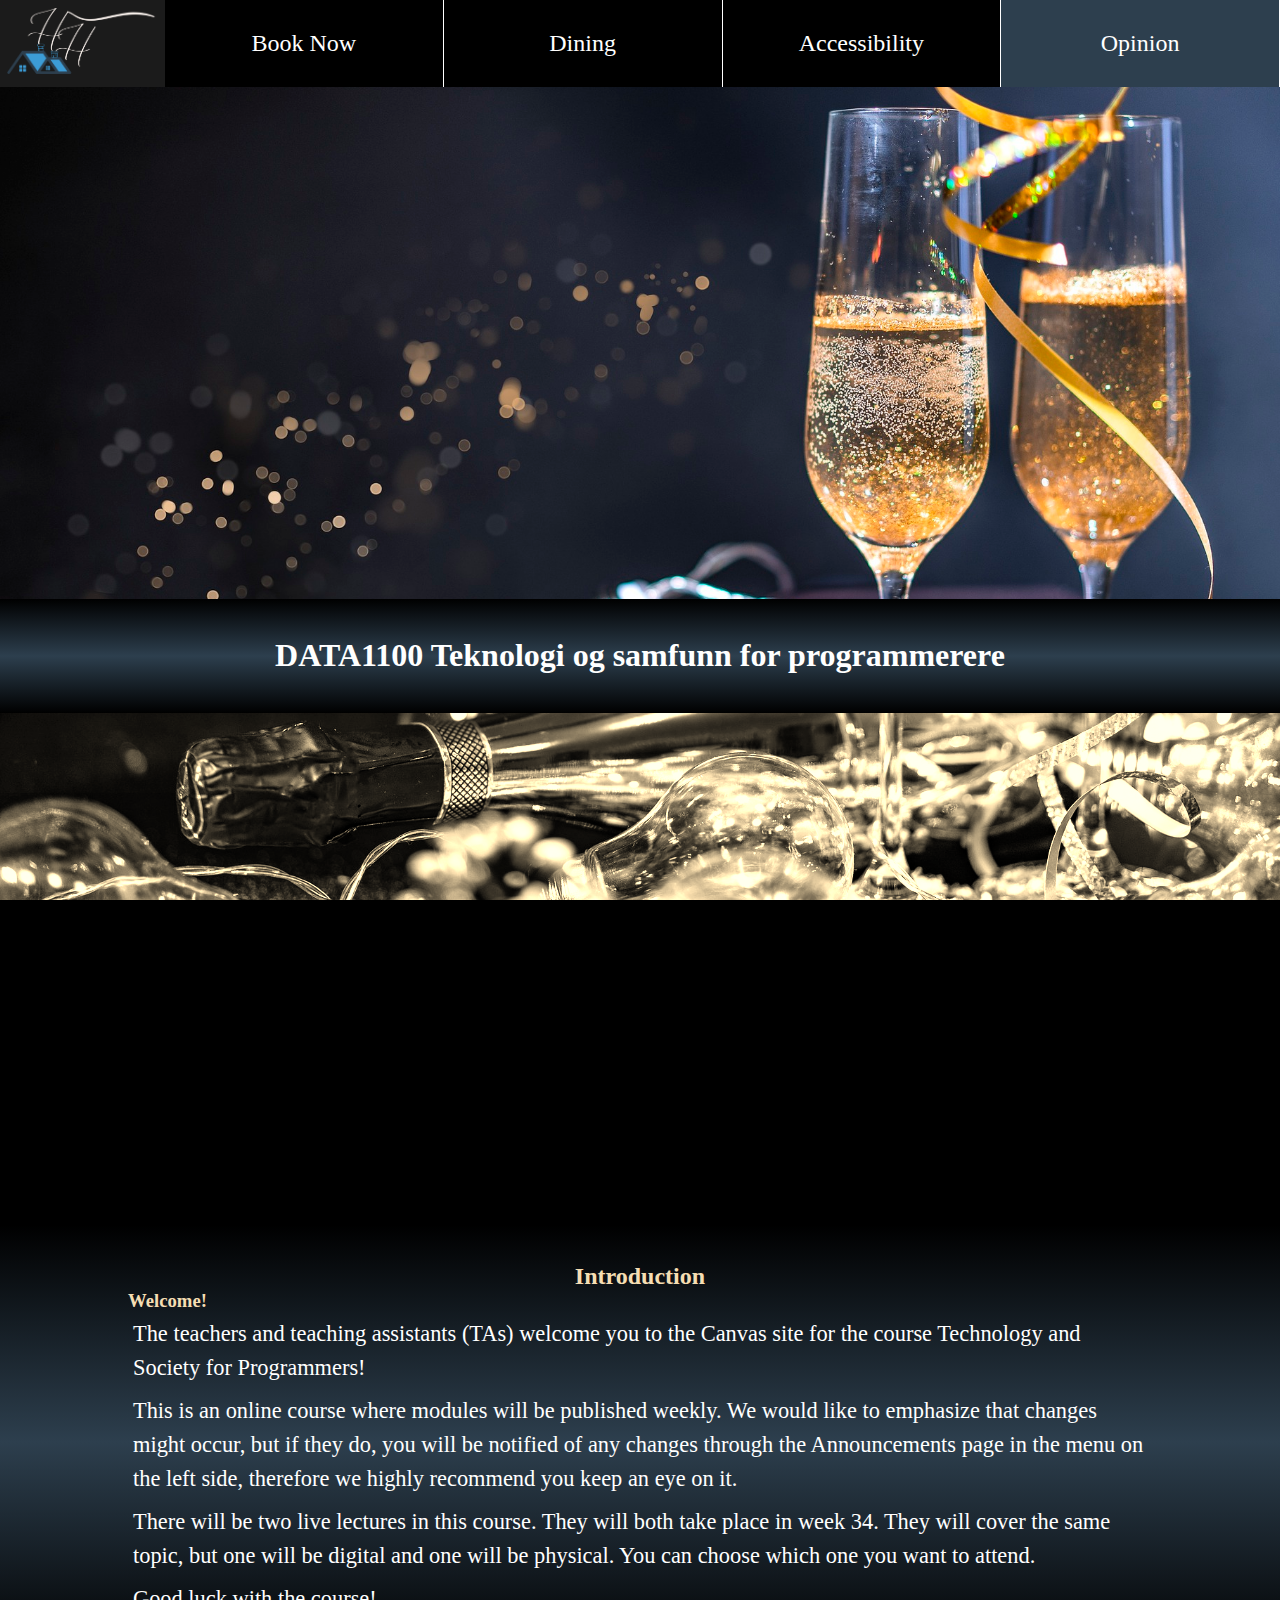
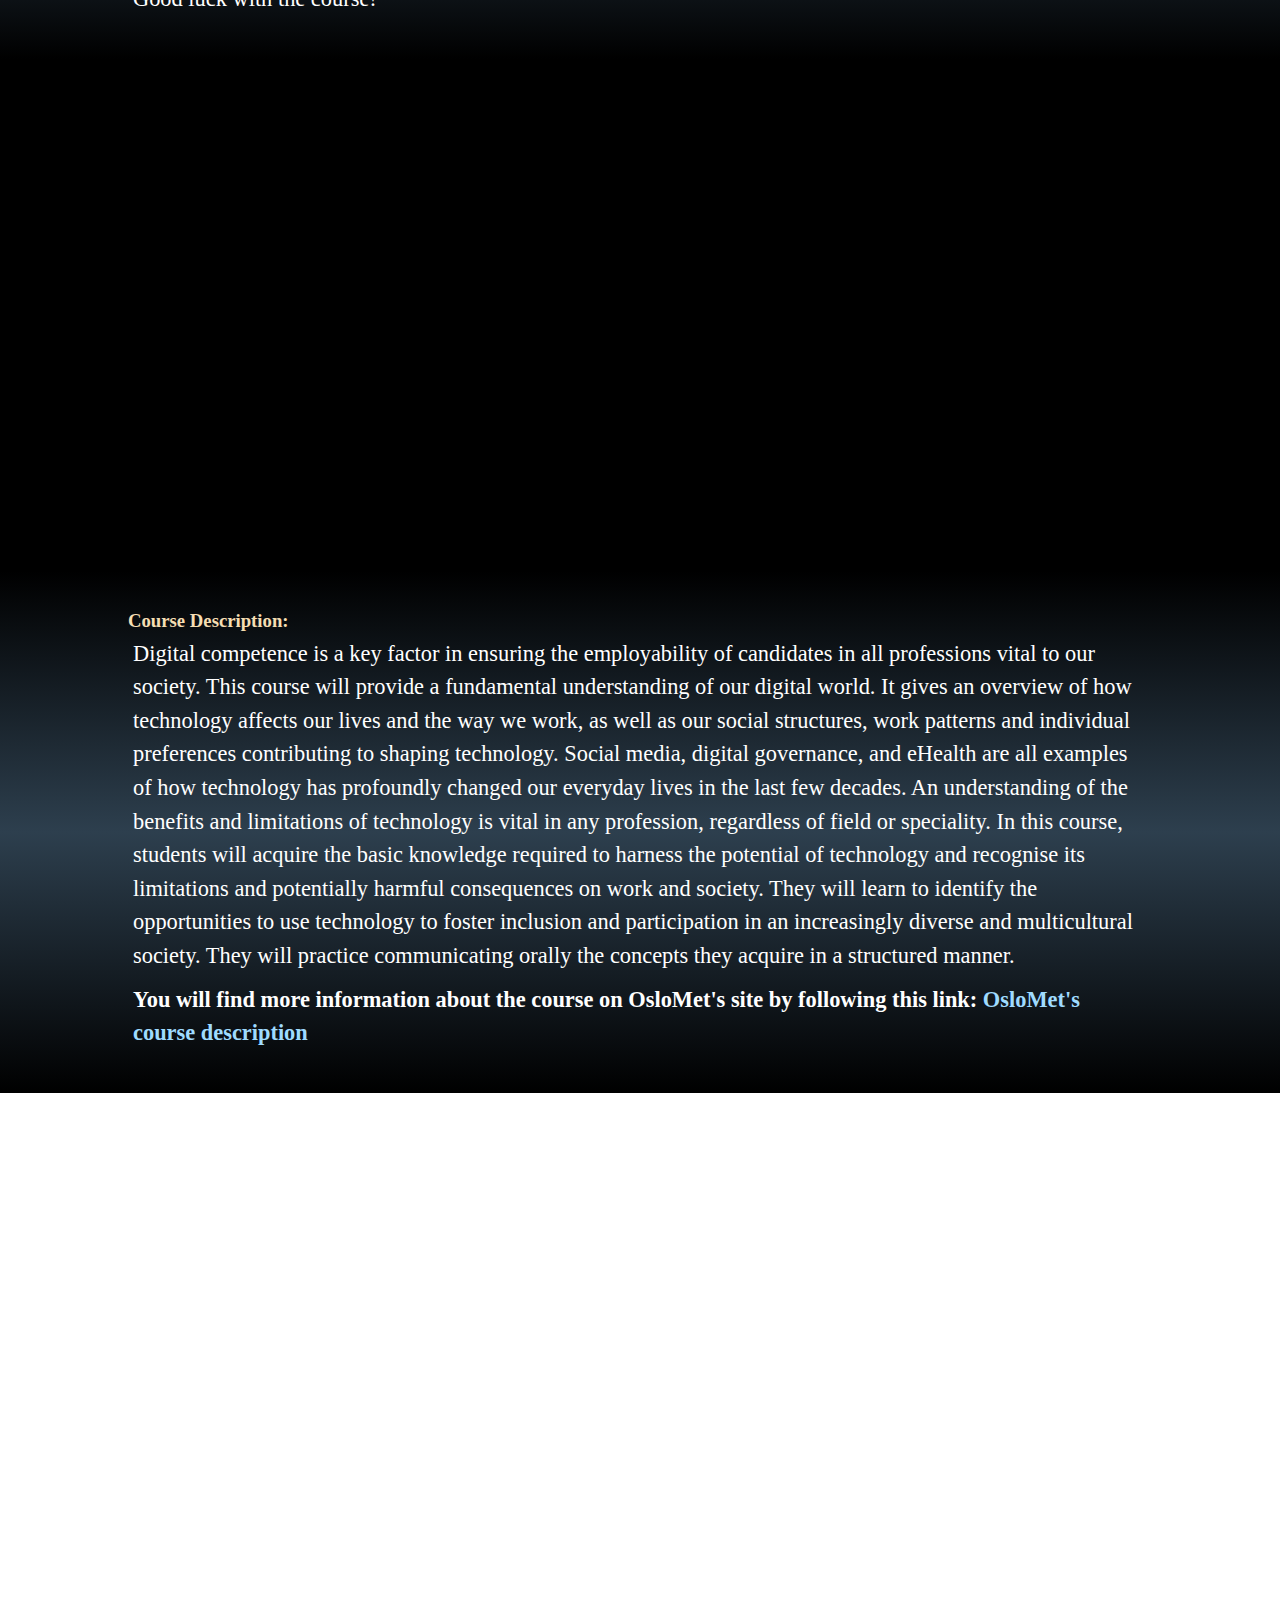
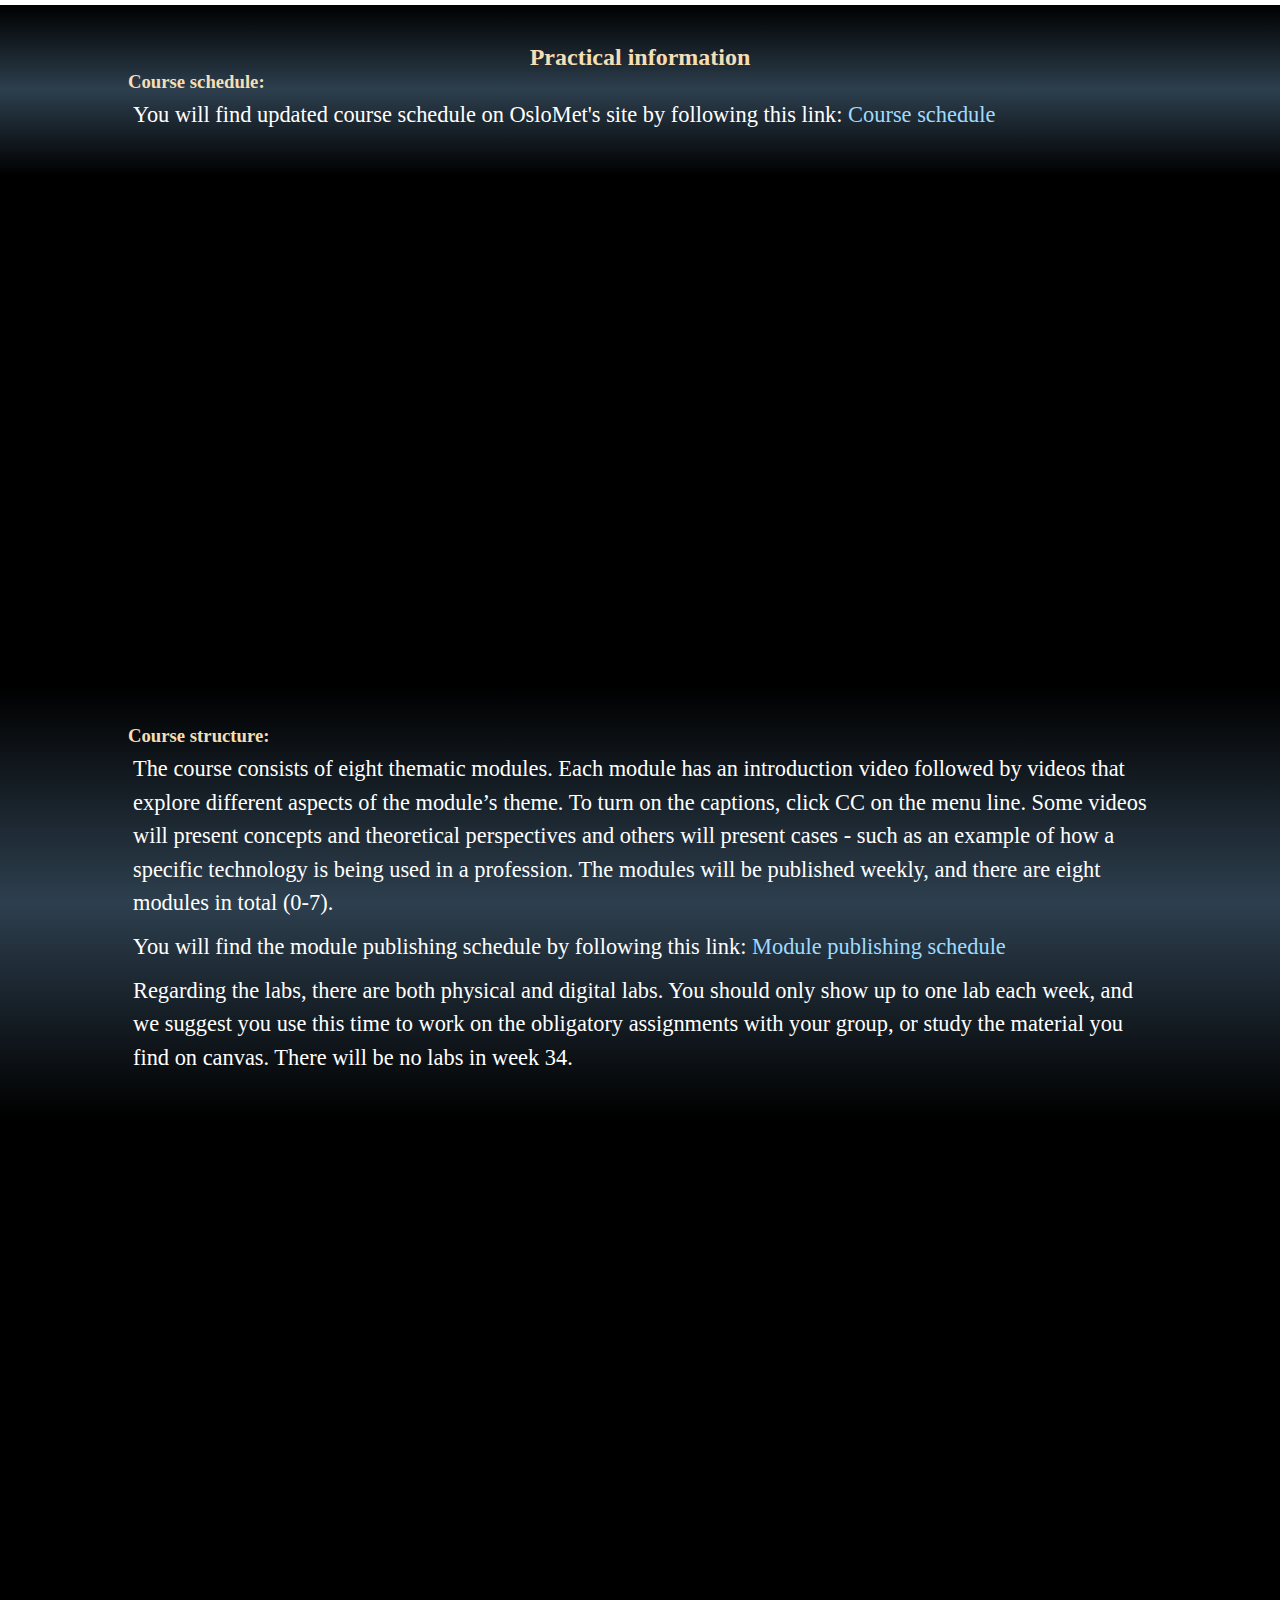
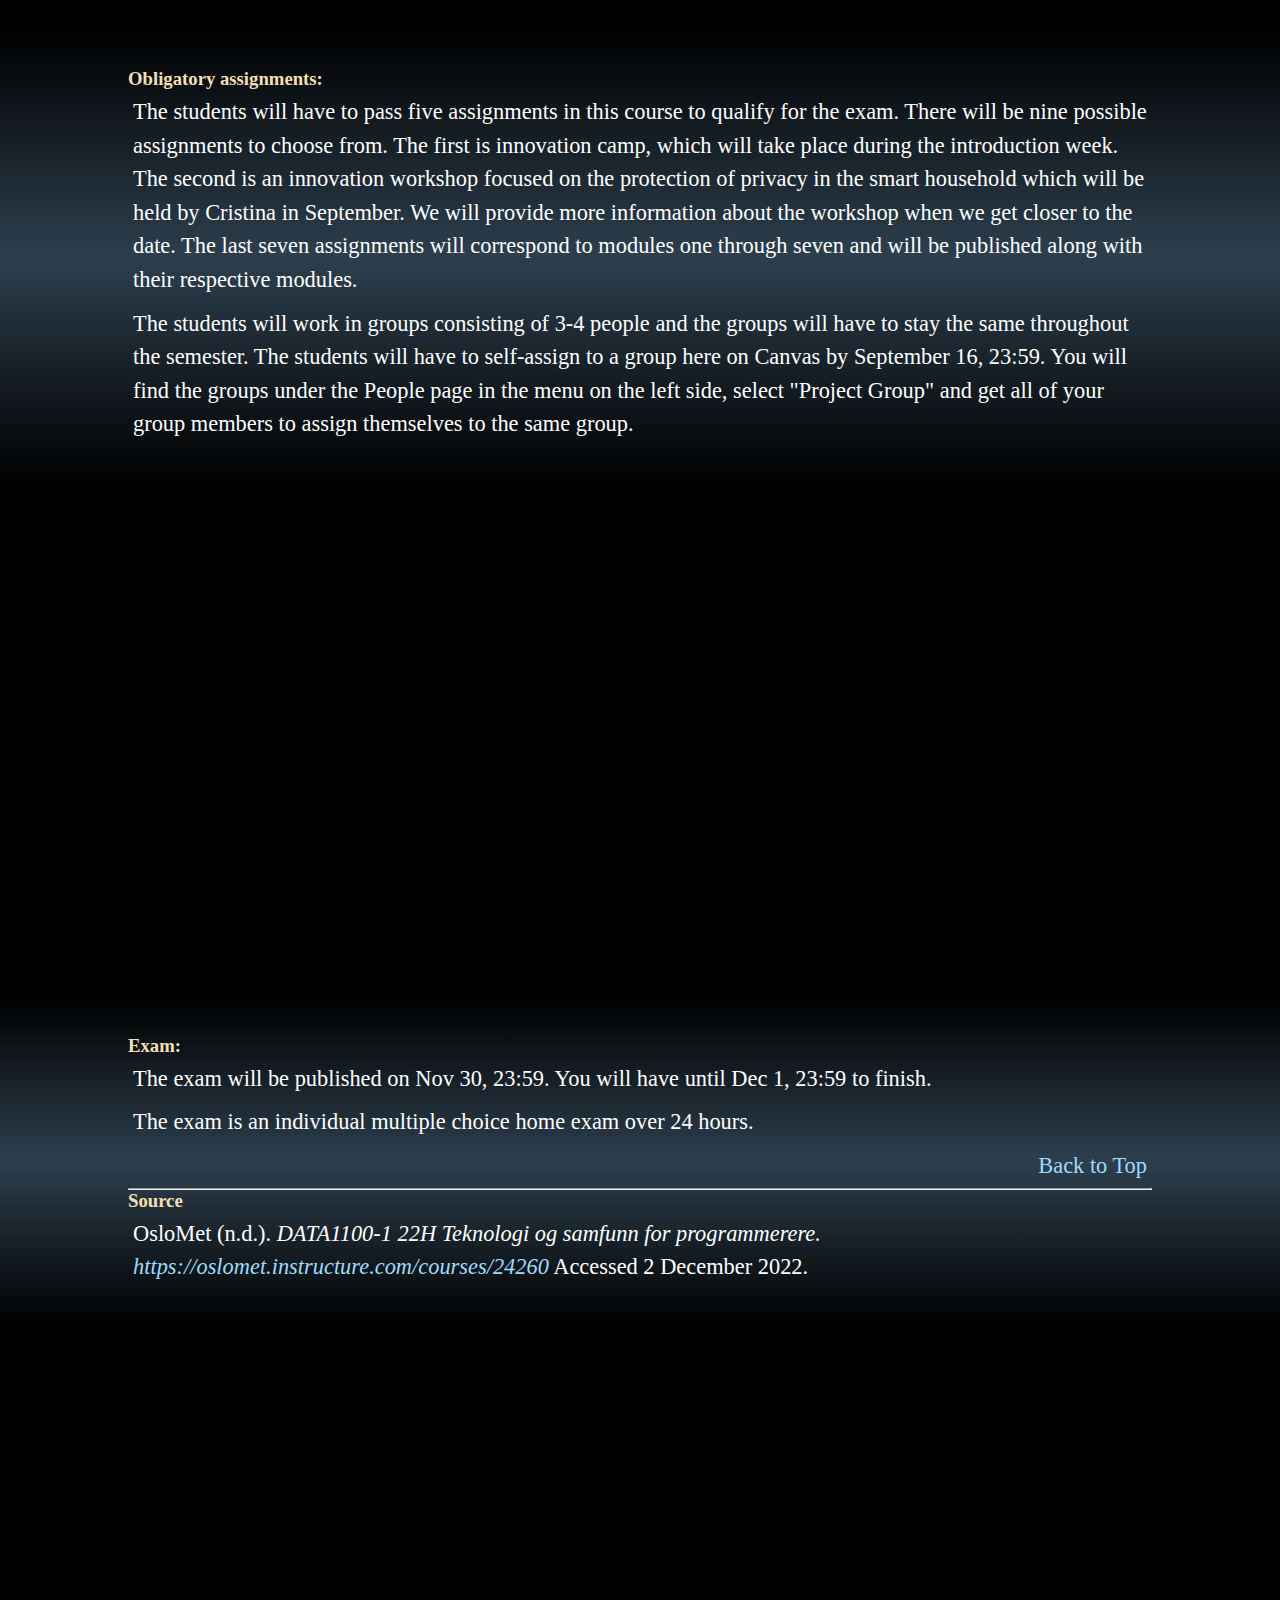
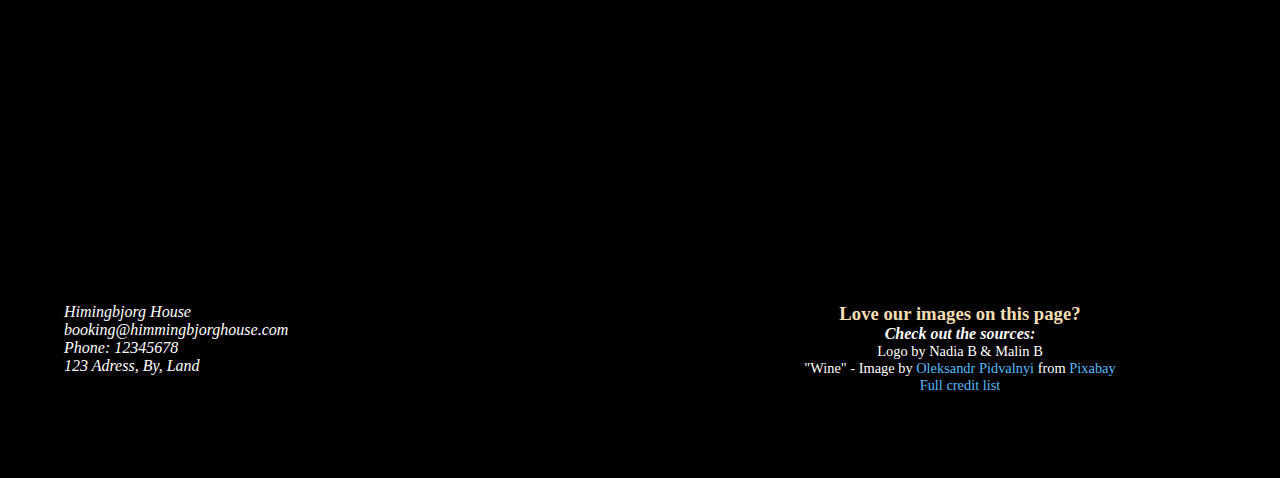
<file: topical.html>
<!DOCTYPE html>
<html lang="en">

<head>
    <meta charset="UTF-8">
    <meta http-equiv="X-UA-Compatible" content="IE=edge">
    <meta name="viewport" content="width=device-width, initial-scale=1.0">
    <title>Opinion</title>
    <link rel="Stylesheet" href="stylesheet.css">
</head>

<body>
    <nav>
        <ul>
            <li><a href="index.html"><abbr title="Home"><img src="Images/HHLogo.png"
                            alt="Logo of Himingbjorg House, a picture of a house with the letters H above"></abbr></a>
            </li>
            <li><a href="booking.html">Book Now</a></li>
            <li><a href="cafe.html">Dining</a></li>
            <li><a href="accessibility.html">Accessibility</a></li>
            <li class="active"><a href="topical.html">Opinion</a></li>
        </ul>
    </nav>

    <div class="main">

        <div class="wine-picture"></div>

        <section>
            <h1>DATA1100 Teknologi og samfunn for programmerere</h1>
        </section>

        <div id="picture-1" class="wine-picture"></div>

        <section>
            <h2>Introduction</h2>
            <h3>Welcome!</h3>
            <p>
                The teachers and teaching assistants (TAs) welcome you to the Canvas site for the course Technology
                and
                Society for Programmers!
            </p>
            <p>
                This is an online course where modules will be published weekly. We would like to emphasize that
                changes
                might occur, but if they do, you will be notified of any changes through the Announcements page in
                the
                menu
                on the left side, therefore we highly recommend you keep an eye on it.
            </p>
            <p>
                There will be two live lectures in this course. They will both take place in week 34. They will
                cover
                the
                same topic, but one will be digital and one will be physical. You can choose which one you want to
                attend.
            </p>
            <p>
                Good luck with the course!
            </p>
        </section>

        <div class="wine-picture"></div>

        <section>
            <h3>Course Description:</h3>
            <p>
                Digital competence is a key factor in ensuring the employability of candidates in all professions
                vital
                to
                our society. This course will provide a fundamental understanding of our digital world. It gives an
                overview
                of how technology affects our lives and the way we work, as well as our social structures, work
                patterns
                and
                individual preferences contributing to shaping technology. Social media, digital governance, and
                eHealth
                are
                all examples of how technology has profoundly changed our everyday lives in the last few decades. An
                understanding of the benefits and limitations of technology is vital in any profession, regardless
                of
                field
                or speciality. In this course, students will acquire the basic knowledge required to harness the
                potential
                of technology and recognise its limitations and potentially harmful consequences on work and
                society.
                They
                will learn to identify the opportunities to use technology to foster inclusion and participation in
                an
                increasingly diverse and multicultural society. They will practice communicating orally the concepts
                they
                acquire in a structured manner.
            </p>
            <p>
                <strong>
                    You will find more information about the course on OsloMet's site by following this link:
                    <a href="https://student.oslomet.no/en/studier/-/studieinfo/emne/DATA1100/2022/H%C3%98ST"
                        target="_blank">
                        OsloMet's course description</a>
                </strong>
            </p>
        </section>

        <div id="picture-2" class="wine-picture"></div>

        <section>
            <h2>Practical information</h2>
            <h3>Course schedule:</h3>
            <p>
                You will find updated course schedule on OsloMet's site by following this link:
                <a href="https://tp.educloud.no/oslomet/timeplan/timeplan.php?type=course&id%5B%5D=DATA1100%2C1&sort=null"
                    target="_blank">Course schedule</a>
            </p>
        </section>

        <div class="wine-picture"></div>

        <section>
            <h3>Course structure:</h3>
            <p>
                The course consists of eight thematic modules. Each module has an introduction video followed by
                videos that
                explore different aspects of the module’s theme. To turn on the captions, click CC on the menu line.
                Some
                videos will present concepts and theoretical perspectives and others will present cases - such as an
                example
                of how a specific technology is being used in a profession. The modules will be published weekly,
                and there
                are eight modules in total (0-7).
            </p>
            <p>
                You will find the module publishing schedule by following this link:
                <a href="https://oslomet.instructure.com/courses/24260/pages/0-dot-0-module-publishing-schedule?module_item_id=454435"
                    target="_blank">Module publishing schedule</a>
            </p>
            <p>
                Regarding the labs, there are both physical and digital labs. You should only show up to one lab
                each week,
                and we suggest you use this time to work on the obligatory assignments with your group, or study the
                material you find on canvas. There will be no labs in week 34.
            </p>
        </section>

        <div id="picture-3" class="wine-picture"></div>

        <section>
            <h3>Obligatory assignments:</h3>
            <p>
                The students will have to pass five assignments in this course to qualify for the exam. There will
                be nine
                possible assignments to choose from. The first is innovation camp, which will take place during the
                introduction week. The second is an innovation workshop focused on the protection of privacy in the
                smart
                household which will be held by Cristina in September. We will provide more information about the
                workshop
                when we get closer to the date. The last seven assignments will correspond to modules one through
                seven and
                will be published along with their respective modules.
            </p>
            <p>
                The students will work in groups consisting of 3-4 people and the groups will have to stay the same
                throughout the semester. The students will have to self-assign to a group here on Canvas by
                September 16,
                23:59. You will find the groups under the People page in the menu on the left side, select "Project
                Group"
                and get all of your group members to assign themselves to the same group.
            </p>
        </section>

        <div class="wine-picture"></div>

        <section>
            <h3>Exam:</h3>
            <p>
                The exam will be published on Nov 30, 23:59. You will have until Dec 1, 23:59 to finish.
            </p>
            <p>
                The exam is an individual multiple choice home exam over 24 hours.
            </p>
            <p class="toplink"><a href="#top">Back to Top</a></p>
            <hr>
            <h3>Source</h3>
            <p>OsloMet (n.d.). <i>DATA1100-1 22H Teknologi og samfunn for programmerere.
                    <a
                        href="https://oslomet.instructure.com/courses/24260">https://oslomet.instructure.com/courses/24260</a></i>
                Accessed 2 December 2022.</p>
        </section>

        <div id="picture-4" class="wine-picture"></div>

    </div>

    <footer>
        <address>
            Himingbjorg House<br>
            booking@himmingbjorghouse.com<br>
            Phone: 12345678<br>
            123 Adress, By, Land<br>
        </address>
        <p class="credit-link"><a href="credits.html">Credit list</a></p>

        <div class="credits">
            <h3>Love our images on this page?</h3>
            <h4><em>Check out the sources:</em></h4>
            <ul>
                <li>Logo by Nadia B & Malin B</li>
                <li>"Wine" - Image by <a
                        href="https://pixabay.com/no/users/oleksandrpidvalnyi-4638469/?utm_source=link-attribution&amp;utm_medium=referral&amp;utm_campaign=image&amp;utm_content=6688901">
                        Oleksandr Pidvalnyi</a> from <a
                        href="https://pixabay.com/no//?utm_source=link-attribution&amp;utm_medium=referral&amp;utm_campaign=image&amp;utm_content=6688901">Pixabay</a>
                </li>
                <li><a href="credits.html">Full credit list</a></li>
            </ul>
        </div>
    </footer>

    <!--All text on this page was taken from Canvas:
        DATA1100-1 22H Teknologi og samfunn for programmerere.
        link: https://oslomet.instructure.com/courses/24260
    -->



</body>

</html>
</file>
<file: stylesheet.css>
/* || SITEWIDE */
* {
    padding: 0;
    margin: 0;
}

body{
    font-family: 'Times New Roman', Times, serif;
}

ul {
    list-style-type: none;
}

li{
    color: white;
    font-size: 1.5rem;
}


p {
    color: white;
    line-height: 1.5em;
    font-size: 1.4rem;
}

h1,
h2 {
    text-align: center;
    color: white;
}


h3 {
    color: wheat;
}

h4 {
    color: white;
}

dt {
    color: wheat; /*Style for dishes on cafe page*/
    text-transform: uppercase;
    font-size: 1.2rem;
}

dd {
    color: white;
    font-size: larger;
    line-height: 1.5em; 
    text-align: center; 
}

a {
    text-decoration: none;
    color: white;
}

a:hover {
    color: #9FDBFF;
}

.active {
    background-color: #2D3F4E;
}

img {
    width: 100%;
    height: 100%;
}


/* || NAV- Navigation Bar*/
nav {
    position: sticky;
    top: 0px;
    width: 100%;
    z-index: 10;
    background-color: black;
    font-family: 'Garamond', Tahoma, serif;
}

nav a{
    display: block;
}

nav ul {
    display: grid;
    grid-template-columns: repeat(4, 1fr);
    grid-template-rows: repeat(4, 1fr);
}

nav li {
    border-bottom: 1px solid white; 
    background-color: #000000;
    z-index: 3;
    text-align: left;
}


nav li:first-child {
    border: none;
    grid-area: 1 / 1 / 5 / 4;
    justify-self: start;
    z-index: 1;
    background-color: black;
}

nav li:hover{
    background-color: rgb(27, 27, 27);
}

nav img {
    padding: 4%;
    width: 9em;
    height: auto;
}


/* || FOOTER*/
footer {
    grid-area: footer;
    object-fit: contain;
    display: grid;
    grid-template-columns: repeat(2, 50%);
    background-color: black;
    color: white;
    padding-bottom: 20px;
}

address {
    grid-area: 1 / 1;
    padding: 10%;
}

.credits {
    display: none;
}

.credits li{
    font-size: 0.9rem;
}

.credit-link {
    grid-area: 2 / 1;
    padding-left: 10%;
}

.credit-link a{
    color:#54baf9;
    text-decoration: underline;
}


/*Slideshow Gallery*/
.promoGallery {
    display: none;
}

.gallery-container {
    max-width: 100%;
    height: 600px;
}

.gallery-container img {
    height: 600px;
    object-fit: cover;

}

.fade {
    animation-name: fade;
    animation-duration: 2s;
}

@keyframes fade {
    from {
        opacity: .6
    }

    to {
        opacity: 1
    }
}


/* || INDEX*/
.index-background {
    display: grid;
    background-color: black;
    width: 100%;
    height: auto;
    grid-template-rows: repeat(4, 1fr);
    grid-template-columns: repeat(4, 1fr);
    padding-top: 30px;
}

.slogan {
    grid-row: 1 / 3;
    grid-column: 1 / 4;
    z-index: 1;
}

.button {
    display: none;
 }
 
.fire {
    grid-row: 2 / 5;
    grid-column: 3 / 5;
}

.intro {
    display: grid;
    width: 100%;
    height: auto;
    grid-template-rows: repeat(3, 1fr);
    grid-template-columns: repeat(3, 1fr);
    background-image: linear-gradient(#000000, #2D3F4E);
    padding-top: 20px;
}

.intro img {
    grid-area: 2/2;
    object-fit: contain;

}

.intro h1 {
    grid-area: 1/2;
    white-space: nowrap;
    color: wheat;
    align-self: flex-end;
    font-size: 2em;
}

.intro p {
    grid-row: 3;
    grid-column: 1/4;
    text-align: center;
    font-size: larger;
    padding: 5px;
}

.index-images{
    border: 5px double white;
    background-color: #2D3F4E;
    display: flex;
}


/* || BOOKING
Grid Layout for Booking Page*/
.welcome {
    grid-area: content;
    text-align: center;
    background-color: #2D3F4E; /*fallback background */
    background-image: linear-gradient(#000000, #2D3F4E);
    padding: 20%;
}

.welcome-image {
    grid-area: image;
}

.location {
    grid-area: content1;
    text-align: center;
    background-color: #2D3F4E; /*fallback background*/
    background-image: linear-gradient(#000000, #2D3F4E);
    padding: 20%;
}

.location ul {
    text-align: left;
}

.location-image {
    grid-area: image1;
}


.booking {
    grid-area: booking;
    text-align: center;
    border: 5px solid #9FDBFF;
    background-color: #2D3F4E;
    padding: 10%;

}

.booking h1{
    font-size: 2.5rem;
}

.booking-content h2{
    font-size: 2rem;
}

.booking a {
    font-size: 0.9rem;
    color: #9FDBFF;
}

.booking-content {
    display: grid;
    justify-content: center;
    align-items: stretch;
    grid-template-areas:
        "... ... ..."
        "... content ..."
        "... image ..."
        "... content1 ..."
        "... image1 ..."
        "... booking ..."
        "footer footer footer";
    gap: 40px 0px;
}

.booking-content img {
    object-fit: cover;
}


/* || CAFE
Grid Layout for Cafe Page*/
.header-cafe {
    grid-area: header;
    background-color: #000000;
}

.welcome-cafe {
    grid-area: cafewelcome;
    padding: 10%;
    place-self: center stretch;
    background-color: #2D3F4E; /*fallback background */
    background-image: linear-gradient(black, #2D3F4E);
    border: 5px double white;
}

.welcome-cafe h1{
    font-size: 3rem;
}

.welcome-cafe a{
    text-decoration: underline;
    display: block;
}

.welcome-cafe img{
    border: 2px double white;
    float: right;
}

.default-menu {
    z-index: 4;
    border: 5px solid #9FDBFF;
    background-color: #2D3F4E;
    padding: 10%;
    border-radius: 4%;
    place-self: center stretch;
}

.default-menu h2{
    font-size: 2rem;
}

.bubble {
    background-size: cover;
    z-index: 1;
    border: 4px solid white;
    border-radius: 20%;
    text-align: center;
    place-self: start center;
    padding: 40%
}

.bubble h2 {
    font-size: 4em;
    text-shadow: 2px 2px #000000;
    background-color: #2d3f4eac;
    background-image: linear-gradient(rgba(0, 0, 0, 0.666), #2d3f4eaf, rgba(0, 0, 0, 0.666));
    padding: 20px;
    border-radius: 20%;
    border: 2px solid #9FDBFF;
}

.breakfast {
    grid-area: breakfast;
    background-color: #9FDBFF; /*Fall-back background*/
    background-image: url("Images/CafePromo/Breakfast.jpg");/*Credit listed as: "Croissants jam breakfast"*/
    /*Source of image: https://pixabay.com/photos/croissants-jam-breakfast-knife-569075/*/
}

.breakfast-menu {
    grid-area: bmenu;
}

.lunch {
    grid-area: lunch;
    background-color: #9FDBFF; /*Fall-back background*/
    background-image: url("Images/CafePromo/Lunch.jpg");/*Credit listed as: "Place Setting Dinner"*/
    /*Source of image: https://pixabay.com/photos/place-setting-dinner-table-setting-2110245/*/
}

.lunch-menu {
    grid-area: lmenu;

}

.dinner {
    grid-area: dinner;
    background-color: #9FDBFF; /*Fall-back background*/
    background-image: url("Images/CafePromo/Dinner.jpg");/*Credit listed as: "Curry Food Dish"*/
    /*Source of image: https://pixabay.com/photos/curry-food-dish-meal-cuisine-7249247/*/
}

.dinner-menu {
    grid-area: dmenu;

}

.dessert {
    grid-area: dessert;
    background-color: #9FDBFF; /*Fall-back background*/
    background-image: url("Images/CafePromo/Dessert.jpg"); /*Credit listed as: "Dessert"*/
    /*Source of image: https://pixabay.com/photos/chocolates-chocolate-confiserie-1737503/*/
}

.dessert-menu {
    grid-area: dsmenu;

}

.hours{
    grid-area: header;
    align-self: end;
}

.cafe-content_header {
    display: grid;
    overflow: hidden;
    grid-template:
        [row1-start] "header header header header"[row1-end]
        /auto auto auto auto;
}

.cafe-content {
    display: grid;
    overflow-x: hidden;
    row-gap: 100px;
    background-color: rgb(68, 41, 41); /*fallback background*/
    background-image: url("Images/CafePromo/Vegetabletop.jpg");/*Credit listed as: "Salad Healthy Dish"*/
    /*Source of image:https://pixabay.com/photos/salad-healthy-dish-nutrition-2068217/*/
    grid-template-areas:
        "... ... ..."
        "cafewelcome cafewelcome cafewelcome"
        "breakfast breakfast breakfast"
        "bmenu bmenu bmenu"
        "lunch lunch lunch"
        "lmenu lmenu  lmenu"
        "dinner dinner dinner"
        "dmenu dmenu dmenu"
        "dessert dessert dessert"
        "dsmenu dsmenu dsmenu"
        "footer footer footer";
}

/* || ACCESSIBILITY*/

.access section img{
    border: 3px double white;
    margin-top: 10px;
    margin-bottom: 10px;
}

.access h1{
    padding: 20px;
}

.access h2{
    padding: 10px;
}


/* || TOPICAL*/
.main {
    overflow-x: hidden;
}

.main section {
    padding: 3vw;
    padding-left: 10vw;
    padding-right: 10vw;
    background-image: linear-gradient(black, #2D3F4E, black);
}

.main h2 {
    color: wheat;
    text-align: center;
}

.main h3 {
    color: wheat;
}

.main p {
    color: white;
    padding: 5px;
}

.main a {
    color: #9FDBFF;
    text-decoration: none;
}

.toplink{
    place-content: end;
    text-align: end;
}

.wine-picture {
    background-image: url("Images/Topical/wine.jpg");
    height: 40vh;
    width: 100vw;
    background-attachment: fixed; /*Not supported by iOS*/
    background-repeat: no-repeat;
    background-position: center;
    background-size: cover;

    background-color: #000000;
    display: block;
}

#picture-1 {
    filter: sepia(100%)
}

#picture-2 {
    filter: invert(100%)
}

#picture-3 {
    filter:grayscale(100%)
}

#picture-4 {
    filter: saturate(400%);
}


/*Credit page*/
main {
    padding-top: 100px;
    padding-bottom: 100px;
    background-image: linear-gradient(black, #2D3F4E, black); 
}

main ul {
    text-align: center;
    padding: 10px;
    color: white;
}


/* || Media Query for desktop*/
@media screen and (min-width: 700px) {

    /*||NAV navigation bar*/
    nav ul {
        grid-template-rows: 1fr;
        grid-template-columns: 165px repeat(4, 1fr);
    }

    nav li:first-child{
        grid-column-end: 1;
        z-index: 1;
        padding: 0px;
    }

    nav li:not(:first-child) a{
        padding-top: 30px;
        padding-bottom: 30px;
    }

    nav li{
        text-align: center;
        place-self: center stretch;
        padding: 0px;
        border-right: 1px solid white;
        border-bottom: none;
    }

    

    nav li .active {
        background-color: #2D3F4E;
    }
 
    nav img {
        width: 165px;
    }

    /*||FOOTER*/

    .credits {
        display: block; /*Footer shows sources*/
        grid-area: 1 / 2;
        text-align: center;
        padding: 10%;
    }

    .credits a {
        color:#54baf9;
    }

    .credit-link {
        display: none;
       
    }

    /*||BOOKING PAGE*/

    .booking-content {
        grid-template:
            [row1-start] "... ... ... ..." 3% [row1-end]
            [row2-start] "... content image ..."[row2-end] 
            [row3-start] "... image1 content1 ..."[row3-end] 
            [row4-start] "... booking booking ..."[row4-end] 
            [row5-start] "footer footer footer footer"[row5-end] 
            / 5% 40% 50% 5%;

    }


    .booking h2{
        font-size: 2rem;
    }

    .booking a{
        font-size: 1.9rem;
    }

    /*||CAFE PAGE*/

    /*Idea for design is small pamphlets on a table*/
    .cafe-content {
        grid-template:
            [row1-start] "... ... ... ..."[row1-end] 
            [row2-start] ". cafewelcome cafewelcome ." [row2-end] 
            [row3-start] "breakfast bmenu bmenu bmenu"  [row3-end] 
            [row4-start] "lmenu lmenu lmenu lunch" [row4-end] 
            [row5-start] "dinner dmenu dmenu dmenu" [row5-end] 
            [row6-start] "dsmenu dsmenu dsmenu dessert" [row6-end] 
            [row7-start] "footer footer footer footer"[row7-end] 
            /30% auto auto 30%;
    }

    .bubble h2{
        font-size: 3rem;
    }

    .hours{
        padding-bottom: 20px;
        align-self: end;
        justify-self: center;
        font-size: x-large;
    }

    /* || Index*/
    .intro p {
        grid-column: 2/3;
    }

    .button {
        display: block;
        grid-row: 2/5;
        grid-column: 2;
        z-index: 1;
        align-self: center;
        white-space: nowrap;
    }

    .button a {
        font-family: Arial, Helvetica, sans-serif;
        border: 3px solid #9FDBFF;
        background-color: #2D3F4E;;
        text-align: center;
        padding: 10px;
        border-radius: 20px;
        font-size: 20px;
    }
    
    .button a:hover {
        border-width: 7px;
    }

    /* || Topical*/
    .wine-picture {
        height: 40vw;
    }

}
</file>
